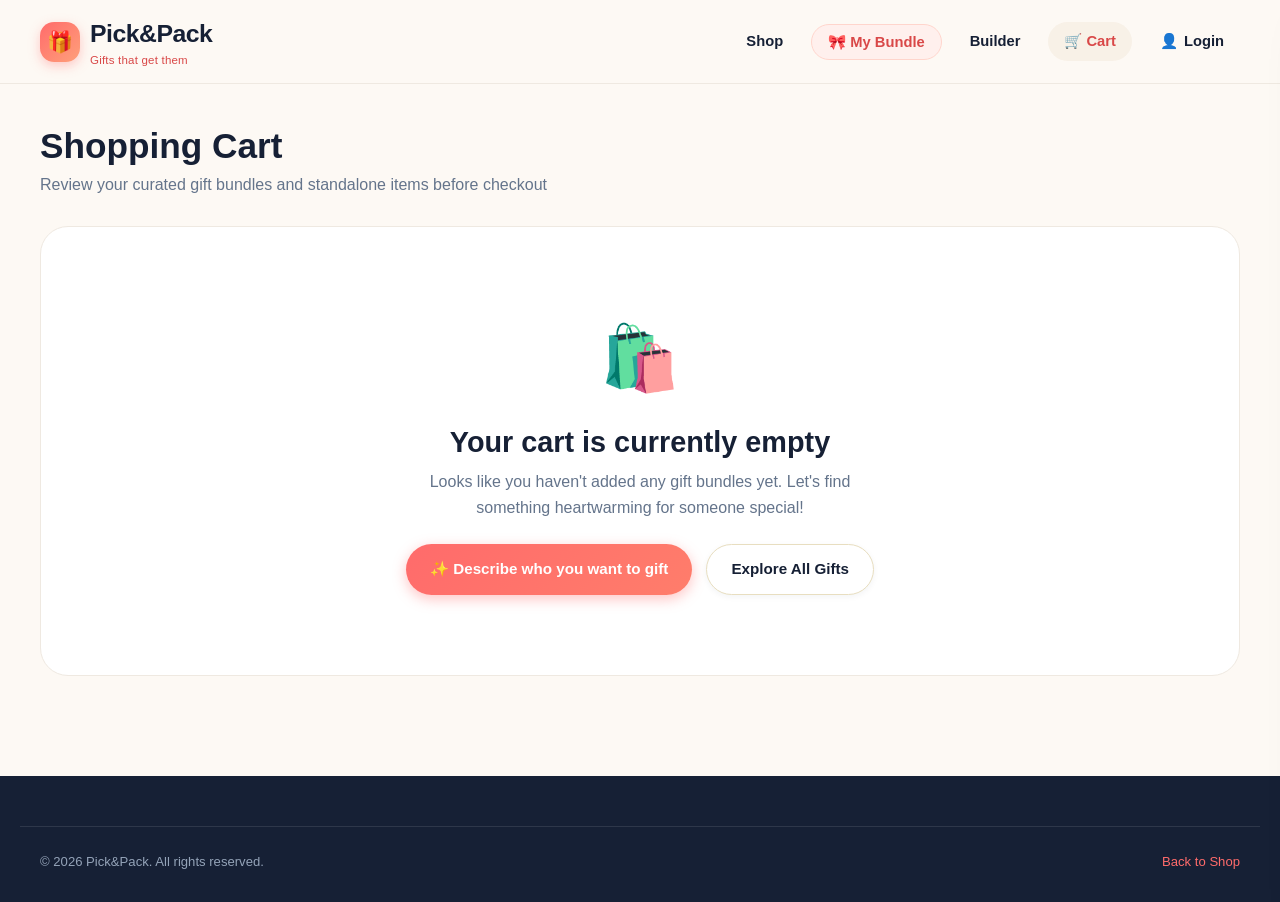
<file: cart.html>
<!DOCTYPE html>
<html lang="en">
<head>
  <meta charset="UTF-8">
  <meta name="viewport" content="width=device-width, initial-scale=1.0">
  <title>Shopping Cart — Pick&Pack | Gifts that get them</title>
  <link rel="stylesheet" href="style.css">
  <link rel="preconnect" href="https://fonts.googleapis.com">
  <link rel="preconnect" href="https://fonts.gstatic.com" crossorigin>
  <link href="https://fonts.googleapis.com/css2?family=Caveat:wght@600;700&family=Outfit:wght@400;500;600;700;800&display=swap" rel="stylesheet">
</head>
<body>

  <!-- ==========================================================================
       NAVIGATION BAR
       ========================================================================== -->
  <nav class="navbar">
    <div class="container navbar-inner">
      <a href="index.html" class="brand-logo">
        <span class="brand-icon">🎁</span>
        <div>
          <span>Pick&Pack</span>
          <span class="brand-tagline">Gifts that get them</span>
        </div>
      </a>

      <button class="mobile-nav-toggle" id="mobile-menu-toggle" aria-label="Toggle Navigation">☰</button>

      <ul class="nav-links" id="nav-links">
        <li><a href="index.html" class="nav-link">Shop</a></li>
        <li>
          <button class="nav-link nav-bundle-btn" id="open-bundle-drawer">
            <span>🎀 My Bundle</span>
            <span class="nav-badge" id="nav-bundle-badge" style="display: none;">0</span>
          </button>
        </li>
        <li><a href="builder.html" class="nav-link">Builder</a></li>
        <li>
          <a href="cart.html" class="nav-link active">
            <span>🛒 Cart</span>
            <span class="nav-badge" id="nav-cart-badge" style="display: none;">0</span>
          </a>
        </li>
        <li id="nav-user-container">
          <a href="login.html" class="nav-link">
            <span>👤</span> Login
          </a>
        </li>
      </ul>
    </div>
  </nav>

  <!-- ==========================================================================
       CART MAIN SECTION
       ========================================================================== -->
  <main class="cart-layout">
    <div class="container">
      
      <div style="display: flex; justify-content: space-between; align-items: baseline; margin-bottom: 28px;">
        <div>
          <h1 style="font-size: 2.2rem; margin-bottom: 4px;">Shopping Cart</h1>
          <p style="color: var(--navy-muted);">Review your curated gift bundles and standalone items before checkout</p>
        </div>
        <button class="btn btn-secondary btn-sm" id="btn-clear-cart" style="color: #EF4444;">
          🗑️ Clear Cart
        </button>
      </div>

      <div class="cart-grid" id="cart-content-grid">
        
        <!-- Left: Cart Items List -->
        <div class="cart-items-column" id="cart-items-container">
          <!-- Rendered via JS -->
        </div>

        <!-- Right: Order Summary Card -->
        <div class="cart-summary-column">
          <div class="builder-card-section" style="position: sticky; top: 90px; border: 2px solid var(--border-light);">
            <h3 style="font-size: 1.25rem; margin-bottom: 18px;">Order Summary</h3>

            <div class="drawer-price-breakdown">
              <div class="price-row">
                <span>Items Subtotal:</span>
                <span id="cart-subtotal">₹0</span>
              </div>
              <div class="price-row price-savings" id="cart-bundle-discount-row">
                <span>Bundle Discounts:</span>
                <span id="cart-bundle-discount">-₹0</span>
              </div>
              <div class="price-row" id="cart-wrapping-row">
                <span>Gift Packaging:</span>
                <span id="cart-wrapping-fee">₹0</span>
              </div>
              <div class="price-row">
                <span>Standard Delivery:</span>
                <span id="cart-shipping-fee">FREE</span>
              </div>
              <div class="price-row price-savings" id="cart-coupon-row" style="display: none;">
                <span id="cart-coupon-label">Coupon Discount:</span>
                <span id="cart-coupon-val">-₹0</span>
              </div>
              <div class="price-row total-row">
                <span>Grand Total:</span>
                <span id="cart-grand-total" style="color: var(--coral-dark);">₹0</span>
              </div>
            </div>

            <!-- Coupon Code Section -->
            <div style="margin: 20px 0 16px; border-top: 1px dashed var(--border); padding-top: 16px;">
              <label style="font-size: 0.8rem; font-weight: 700; color: var(--navy); display: block; margin-bottom: 6px;">
                Have a Promo Code? Try <code style="background: var(--cream-soft); padding: 2px 6px; border-radius: 4px; color: var(--coral-dark);">GIFT100</code>
              </label>
              <div style="display: flex; gap: 8px;">
                <input type="text" id="coupon-input" class="form-input" placeholder="Enter promo code" style="text-transform: uppercase;">
                <button class="btn btn-secondary btn-sm" id="btn-apply-coupon">Apply</button>
              </div>
              <div id="coupon-message" style="font-size: 0.78rem; margin-top: 6px; display: none;"></div>
            </div>

            <a href="checkout.html" class="btn btn-primary btn-full btn-lg" id="btn-proceed-checkout">
              Proceed to Checkout →
            </a>

            <div style="margin-top: 18px; display: flex; flex-direction: column; gap: 8px; font-size: 0.78rem; color: var(--navy-muted);">
              <div>🚚 Free delivery on orders over ₹999</div>
              <div>✨ 100% satisfaction guarantee on gift presentation</div>
              <div>🔒 Safe & encrypted checkout</div>
            </div>
          </div>
        </div>

      </div>

      <!-- Empty Cart State -->
      <div id="cart-empty-state" style="display: none; text-align: center; padding: 80px 20px; background: white; border-radius: var(--radius-xl); border: 1px solid var(--border-light); margin: 20px 0;">
        <div style="font-size: 4rem; margin-bottom: 16px;">🛍️</div>
        <h2 style="font-size: 1.8rem; margin-bottom: 8px; color: var(--navy);">Your cart is currently empty</h2>
        <p style="color: var(--navy-muted); max-width: 480px; margin: 0 auto 24px;">
          Looks like you haven't added any gift bundles yet. Let's find something heartwarming for someone special!
        </p>
        <div style="display: flex; gap: 14px; justify-content: center; flex-wrap: wrap;">
          <a href="index.html" class="btn btn-primary">
            ✨ Describe who you want to gift
          </a>
          <a href="index.html#catalog" class="btn btn-secondary">
            Explore All Gifts
          </a>
        </div>
      </div>

    </div>
  </main>

  <!-- Side Drawer (Shared) -->
  <div class="drawer-overlay" id="drawer-overlay"></div>
  <aside class="bundle-drawer" id="side-bundle-drawer">
    <div class="drawer-header">
      <div class="drawer-title-wrap">
        <h3>🎁 My Gift Bundle</h3>
        <span class="drawer-recipient-tag" id="drawer-recipient-name">For Someone Special</span>
      </div>
      <button class="wizard-close-btn" id="close-bundle-drawer" aria-label="Close drawer">&times;</button>
    </div>
    <div class="drawer-body">
      <div class="tier-discount-banner">
        <div class="tier-title-row">
          <span id="drawer-tier-message">Add 3 items to get 5% off!</span>
          <span id="drawer-tier-rate" class="tag-badge tag-badge-gold">0% Off</span>
        </div>
        <div class="tier-progress-track">
          <div class="tier-progress-fill" id="drawer-tier-fill" style="width: 0%;"></div>
        </div>
      </div>
      <div class="drawer-items-list" id="drawer-items-container"></div>
    </div>
    <div class="drawer-footer">
      <div class="drawer-price-breakdown">
        <div class="price-row"><span>Subtotal:</span><span id="drawer-subtotal">₹0</span></div>
        <div class="price-row price-savings" id="drawer-discount-row" style="display: none;"><span>Discount:</span><span id="drawer-discount">-₹0</span></div>
        <div class="price-row total-row"><span>Total:</span><span id="drawer-final-total">₹0</span></div>
      </div>
      <button class="btn btn-primary btn-full" id="drawer-add-cart-btn">🛒 Add Bundle to Cart</button>
    </div>
  </aside>

  <!-- Footer -->
  <footer class="footer">
    <div class="container footer-bottom">
      <span>&copy; 2026 Pick&Pack. All rights reserved.</span>
      <a href="index.html" style="color: var(--coral);">Back to Shop</a>
    </div>
  </footer>

  <!-- Scripts -->
  <script src="products.js"></script>
  <script src="script.js"></script>
  <script>
    // ========================================================================
    // CART PAGE LOGIC
    // ========================================================================
    let appliedCoupon = null;

    function renderCartPage() {
      const cart = getCart();
      const container = document.getElementById("cart-items-container");
      const grid = document.getElementById("cart-content-grid");
      const emptyState = document.getElementById("cart-empty-state");
      const clearBtn = document.getElementById("btn-clear-cart");

      if (!cart || cart.length === 0) {
        if (grid) grid.style.display = "none";
        if (emptyState) emptyState.style.display = "block";
        if (clearBtn) clearBtn.style.display = "none";
        return;
      }

      if (grid) grid.style.display = "grid";
      if (emptyState) emptyState.style.display = "none";
      if (clearBtn) clearBtn.style.display = "inline-flex";

      let rawSubtotal = 0;
      let totalBundleDiscounts = 0;
      let totalWrappingFees = 0;

      container.innerHTML = cart.map((item, index) => {
        if (item.type === "bundle") {
          const p = item.pricing || {};
          rawSubtotal += (p.itemsSubtotal || 0);
          totalBundleDiscounts += (p.discountAmount || 0);
          totalWrappingFees += (p.wrappingPrice || 0);

          return `
            <div class="cart-bundle-card">
              <div class="cart-bundle-head">
                <div>
                  <div style="display: flex; align-items: center; gap: 8px;">
                    <span class="tag-badge tag-badge-coral">🎁 Gift Bundle</span>
                    <span class="tag-badge tag-badge-mint">${p.discountTier || 0}% Bundle Discount Applied</span>
                  </div>
                  <h3 style="font-size: 1.3rem; margin: 6px 0 2px;">Bundle for ${item.recipient.name}</h3>
                  <p style="font-size: 0.82rem; color: var(--navy-muted);">
                    Occasion: ${item.recipient.occasion} • ${p.totalItemsCount || item.items.length} Gifts Included
                  </p>
                </div>
                <div style="text-align: right;">
                  <div style="font-size: 1.3rem; font-weight: 800; color: var(--coral-dark);">₹${p.finalPrice}</div>
                  <button class="btn btn-secondary btn-sm" style="color: #EF4444; margin-top: 6px;" onclick="removeCartItem(${index})">
                    Remove Bundle
                  </button>
                </div>
              </div>

              <!-- Gift Wrapping and Message info -->
              <div style="background: var(--cream-soft); border-radius: var(--radius-md); padding: 12px 16px; margin-bottom: 16px; font-size: 0.85rem; display: flex; justify-content: space-between; flex-wrap: wrap; gap: 10px;">
                <div>
                  <strong>Packaging:</strong> ${item.wrapping ? item.wrapping.name : 'Standard'} (${item.wrapping && item.wrapping.price ? '+₹' + item.wrapping.price : 'Free'})
                </div>
                <div>
                  <strong>Card Note:</strong> "${item.cardMessage ? item.cardMessage.substring(0, 50) + (item.cardMessage.length > 50 ? '...' : '') : 'No message'}"
                </div>
              </div>

              <!-- Included Items Accordion / List -->
              <div style="display: flex; flex-direction: column; gap: 10px;">
                ${item.items.map(subItem => `
                  <div style="display: flex; align-items: center; justify-content: space-between; font-size: 0.88rem; padding: 6px 0; border-bottom: 1px dashed var(--border-light);">
                    <div style="display: flex; align-items: center; gap: 12px;">
                      <img src="${subItem.image}" alt="${subItem.name}" style="width: 38px; height: 38px; border-radius: var(--radius-sm); object-fit: cover;" onerror="this.src='https://images.unsplash.com/photo-1549465220-1a8b9238cd48?auto=format&fit=crop&w=100&q=80'">
                      <span>${subItem.name} <strong style="color: var(--navy-muted);">× ${subItem.quantity}</strong></span>
                    </div>
                    <span style="font-weight: 700; color: var(--navy);">₹${subItem.price * subItem.quantity}</span>
                  </div>
                `).join("")}
              </div>
            </div>
          `;
        } else {
          // Single standalone item
          const prod = item.product;
          const qty = item.quantity || 1;
          const lineTotal = prod.price * qty;
          rawSubtotal += lineTotal;

          return `
            <div class="cart-single-card">
              <img src="${prod.image}" alt="${prod.name}" style="width: 74px; height: 74px; border-radius: var(--radius-md); object-fit: cover;" onerror="this.src='https://images.unsplash.com/photo-1549465220-1a8b9238cd48?auto=format&fit=crop&w=200&q=80'">
              <div style="flex-grow: 1;">
                <span class="tag-badge">${prod.category}</span>
                <h4 style="font-size: 1.05rem; margin: 4px 0 2px;">${prod.name}</h4>
                <div style="font-size: 0.9rem; color: var(--coral-dark); font-weight: 800;">₹${prod.price}</div>
              </div>
              <div class="qty-stepper">
                <button class="qty-btn" onclick="updateSingleItemQty(${index}, -1)">−</button>
                <span class="qty-display">${qty}</span>
                <button class="qty-btn" onclick="updateSingleItemQty(${index}, 1)">+</button>
              </div>
              <div style="font-weight: 800; font-size: 1.1rem; min-width: 80px; text-align: right;">
                ₹${lineTotal}
              </div>
              <button class="drawer-item-delete" onclick="removeCartItem(${index})" title="Remove item">✕</button>
            </div>
          `;
        }
      }).join("");

      // Calculate final summary
      const shippingFee = (rawSubtotal - totalBundleDiscounts) >= 999 ? 0 : 99;

      let couponDiscount = 0;
      if (appliedCoupon === "GIFT100") {
        couponDiscount = 100;
      } else if (appliedCoupon === "WELCOME10") {
        couponDiscount = Math.round((rawSubtotal - totalBundleDiscounts) * 0.10);
      }

      const grandTotal = Math.max(0, rawSubtotal - totalBundleDiscounts + totalWrappingFees + shippingFee - couponDiscount);

      // Update UI elements
      document.getElementById("cart-subtotal").textContent = `₹${rawSubtotal.toLocaleString('en-IN')}`;
      
      const bDiscRow = document.getElementById("cart-bundle-discount-row");
      const bDiscVal = document.getElementById("cart-bundle-discount");
      if (totalBundleDiscounts > 0) {
        bDiscRow.style.display = "flex";
        bDiscVal.textContent = `-₹${totalBundleDiscounts.toLocaleString('en-IN')}`;
      } else {
        bDiscRow.style.display = "none";
      }

      const wrapRow = document.getElementById("cart-wrapping-row");
      const wrapVal = document.getElementById("cart-wrapping-fee");
      if (totalWrappingFees > 0) {
        wrapRow.style.display = "flex";
        wrapVal.textContent = `+₹${totalWrappingFees.toLocaleString('en-IN')}`;
      } else {
        wrapRow.style.display = "none";
      }

      document.getElementById("cart-shipping-fee").textContent = shippingFee === 0 ? "FREE" : `₹${shippingFee}`;

      const couponRow = document.getElementById("cart-coupon-row");
      const couponVal = document.getElementById("cart-coupon-val");
      const couponLabel = document.getElementById("cart-coupon-label");
      if (couponDiscount > 0) {
        couponRow.style.display = "flex";
        couponLabel.textContent = `Promo Code (${appliedCoupon}):`;
        couponVal.textContent = `-₹${couponDiscount.toLocaleString('en-IN')}`;
      } else {
        couponRow.style.display = "none";
      }

      document.getElementById("cart-grand-total").textContent = `₹${grandTotal.toLocaleString('en-IN')}`;
    }

    function removeCartItem(index) {
      const cart = getCart();
      cart.splice(index, 1);
      saveCart(cart);
      renderCartPage();
      showToast("Item removed from cart", "info");
    }

    function updateSingleItemQty(index, change) {
      const cart = getCart();
      if (!cart[index] || cart[index].type !== "single") return;

      const newQty = (cart[index].quantity || 1) + change;
      if (newQty <= 0) {
        removeCartItem(index);
      } else {
        cart[index].quantity = newQty;
        saveCart(cart);
        renderCartPage();
      }
    }

    document.addEventListener("DOMContentLoaded", () => {
      renderCartPage();

      // Clear Cart
      const clearBtn = document.getElementById("btn-clear-cart");
      if (clearBtn) {
        clearBtn.addEventListener("click", () => {
          if (confirm("Are you sure you want to clear your entire cart?")) {
            saveCart([]);
            renderCartPage();
            showToast("Cart cleared", "info");
          }
        });
      }

      // Promo Code Apply
      const btnApplyCoupon = document.getElementById("btn-apply-coupon");
      const couponInput = document.getElementById("coupon-input");
      const couponMsg = document.getElementById("coupon-message");

      if (btnApplyCoupon && couponInput && couponMsg) {
        btnApplyCoupon.addEventListener("click", () => {
          const code = couponInput.value.trim().toUpperCase();
          if (code === "GIFT100") {
            appliedCoupon = "GIFT100";
            couponMsg.style.display = "block";
            couponMsg.style.color = "var(--mint)";
            couponMsg.textContent = "🎉 Code GIFT100 applied: ₹100 instant discount!";
            renderCartPage();
          } else if (code === "WELCOME10") {
            appliedCoupon = "WELCOME10";
            couponMsg.style.display = "block";
            couponMsg.style.color = "var(--mint)";
            couponMsg.textContent = "🎉 Code WELCOME10 applied: 10% instant discount!";
            renderCartPage();
          } else {
            couponMsg.style.display = "block";
            couponMsg.style.color = "#EF4444";
            couponMsg.textContent = "Invalid code. Please try GIFT100 or WELCOME10.";
          }
        });
      }
    });
  </script>
</body>
</html>
</file>
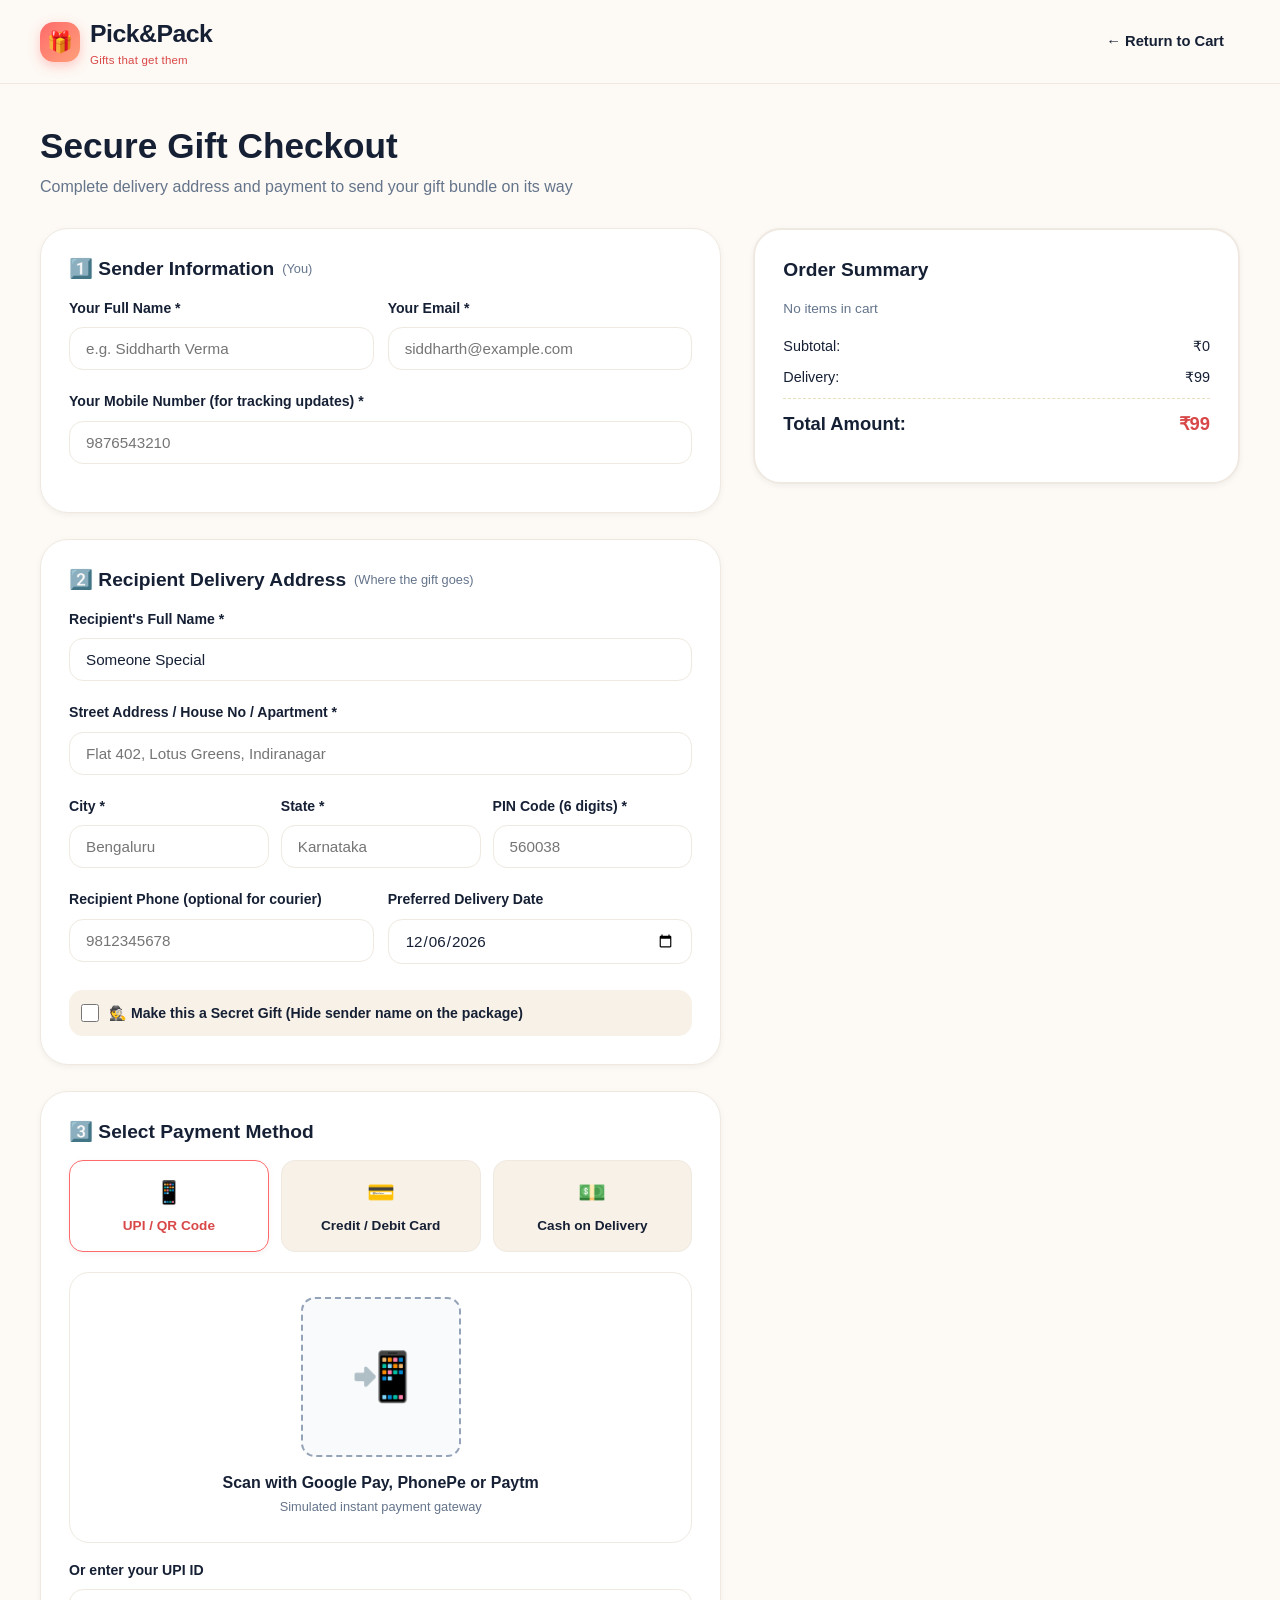
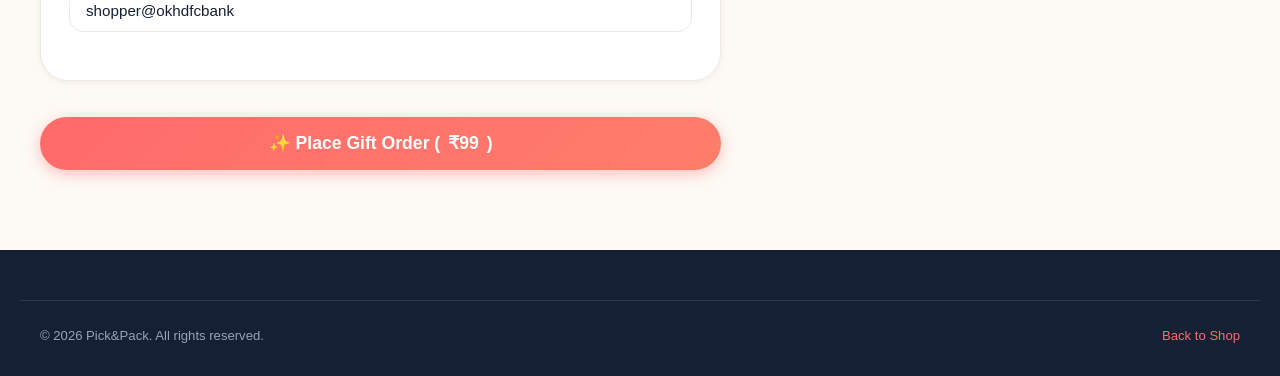
<file: checkout.html>
<!DOCTYPE html>
<html lang="en">
<head>
  <meta charset="UTF-8">
  <meta name="viewport" content="width=device-width, initial-scale=1.0">
  <title>Checkout — Pick&Pack | Gifts that get them</title>
  <link rel="stylesheet" href="style.css">
  <link rel="preconnect" href="https://fonts.googleapis.com">
  <link rel="preconnect" href="https://fonts.gstatic.com" crossorigin>
  <link href="https://fonts.googleapis.com/css2?family=Caveat:wght@600;700&family=Outfit:wght@400;500;600;700;800&display=swap" rel="stylesheet">
</head>
<body>

  <!-- ==========================================================================
       NAVIGATION BAR
       ========================================================================== -->
  <nav class="navbar">
    <div class="container navbar-inner">
      <a href="index.html" class="brand-logo">
        <span class="brand-icon">🎁</span>
        <div>
          <span>Pick&Pack</span>
          <span class="brand-tagline">Gifts that get them</span>
        </div>
      </a>

      <ul class="nav-links">
        <li><a href="cart.html" class="nav-link">← Return to Cart</a></li>
      </ul>
    </div>
  </nav>

  <!-- ==========================================================================
       CHECKOUT MAIN SECTION
       ========================================================================== -->
  <main class="checkout-layout">
    <div class="container">
      
      <!-- Checkout Form View -->
      <div id="checkout-form-view">
        <div style="margin-bottom: 28px;">
          <h1 style="font-size: 2.2rem; margin-bottom: 6px;">Secure Gift Checkout</h1>
          <p style="color: var(--navy-muted);">Complete delivery address and payment to send your gift bundle on its way</p>
        </div>

        <div class="checkout-grid">
          
          <!-- Left: Multi-Section Forms -->
          <form id="checkout-form" class="checkout-form-column" onsubmit="return false;">
            
            <!-- Section 1: Sender Information -->
            <div class="builder-card-section">
              <h3 style="font-size: 1.2rem; margin-bottom: 16px; display: flex; align-items: center; gap: 8px;">
                <span>1️⃣ Sender Information</span>
                <span style="font-size: 0.8rem; font-weight: 500; color: var(--navy-muted);">(You)</span>
              </h3>

              <div style="display: grid; grid-template-columns: 1fr 1fr; gap: 14px;">
                <div class="form-group">
                  <label class="form-label" for="sender-name">Your Full Name *</label>
                  <input type="text" id="sender-name" class="form-input" placeholder="e.g. Siddharth Verma" required>
                </div>
                <div class="form-group">
                  <label class="form-label" for="sender-email">Your Email *</label>
                  <input type="email" id="sender-email" class="form-input" placeholder="siddharth@example.com" required>
                </div>
              </div>

              <div class="form-group">
                <label class="form-label" for="sender-phone">Your Mobile Number (for tracking updates) *</label>
                <input type="tel" id="sender-phone" class="form-input" placeholder="9876543210" pattern="[0-9]{10}" maxlength="10" required>
              </div>
            </div>

            <!-- Section 2: Recipient Delivery Address -->
            <div class="builder-card-section">
              <h3 style="font-size: 1.2rem; margin-bottom: 16px; display: flex; align-items: center; gap: 8px;">
                <span>2️⃣ Recipient Delivery Address</span>
                <span style="font-size: 0.8rem; font-weight: 500; color: var(--navy-muted);">(Where the gift goes)</span>
              </h3>

              <div class="form-group">
                <label class="form-label" for="rec-full-name">Recipient's Full Name *</label>
                <input type="text" id="rec-full-name" class="form-input" placeholder="e.g. Ananya Roy" required>
              </div>

              <div class="form-group">
                <label class="form-label" for="rec-address">Street Address / House No / Apartment *</label>
                <input type="text" id="rec-address" class="form-input" placeholder="Flat 402, Lotus Greens, Indiranagar" required>
              </div>

              <div style="display: grid; grid-template-columns: 1fr 1fr 1fr; gap: 12px;">
                <div class="form-group">
                  <label class="form-label" for="rec-city">City *</label>
                  <input type="text" id="rec-city" class="form-input" placeholder="Bengaluru" required>
                </div>
                <div class="form-group">
                  <label class="form-label" for="rec-state">State *</label>
                  <input type="text" id="rec-state" class="form-input" placeholder="Karnataka" required>
                </div>
                <div class="form-group">
                  <label class="form-label" for="rec-pincode">PIN Code (6 digits) *</label>
                  <input type="text" id="rec-pincode" class="form-input" placeholder="560038" maxlength="6" pattern="[0-9]{6}" required>
                </div>
              </div>

              <div style="display: grid; grid-template-columns: 1fr 1fr; gap: 14px;">
                <div class="form-group">
                  <label class="form-label" for="rec-phone">Recipient Phone (optional for courier)</label>
                  <input type="tel" id="rec-phone" class="form-input" placeholder="9812345678" maxlength="10">
                </div>
                <div class="form-group">
                  <label class="form-label" for="delivery-date">Preferred Delivery Date</label>
                  <input type="date" id="delivery-date" class="form-input">
                </div>
              </div>

              <div style="display: flex; align-items: center; gap: 10px; margin-top: 6px; padding: 12px; background: var(--cream-soft); border-radius: var(--radius-md);">
                <input type="checkbox" id="secret-santa-toggle" style="width: 18px; height: 18px; accent-color: var(--coral);">
                <label for="secret-santa-toggle" style="font-size: 0.88rem; font-weight: 600; cursor: pointer;">
                  🕵️ Make this a Secret Gift (Hide sender name on the package)
                </label>
              </div>
            </div>

            <!-- Section 3: Payment Options -->
            <div class="builder-card-section">
              <h3 style="font-size: 1.2rem; margin-bottom: 16px;">3️⃣ Select Payment Method</h3>
              
              <div class="payment-method-selector">
                <div class="payment-tab active" data-method="upi">
                  <div style="font-size: 1.4rem; margin-bottom: 4px;">📱</div>
                  UPI / QR Code
                </div>
                <div class="payment-tab" data-method="card">
                  <div style="font-size: 1.4rem; margin-bottom: 4px;">💳</div>
                  Credit / Debit Card
                </div>
                <div class="payment-tab" data-method="cod">
                  <div style="font-size: 1.4rem; margin-bottom: 4px;">💵</div>
                  Cash on Delivery
                </div>
              </div>

              <!-- UPI Method Details -->
              <div id="payment-upi-section">
                <div class="upi-qr-box">
                  <div class="qr-placeholder">📲</div>
                  <h4 style="font-size: 1rem; margin-bottom: 4px;">Scan with Google Pay, PhonePe or Paytm</h4>
                  <p style="font-size: 0.8rem; color: var(--navy-muted);">Simulated instant payment gateway</p>
                </div>
                <div class="form-group">
                  <label class="form-label" for="upi-vpa">Or enter your UPI ID</label>
                  <input type="text" id="upi-vpa" class="form-input" placeholder="yourname@okhdfcbank" value="shopper@okhdfcbank">
                </div>
              </div>

              <!-- Card Method Details -->
              <div id="payment-card-section" style="display: none;">
                <!-- Card Mockup -->
                <div class="card-preview-mockup">
                  <div class="card-chip"></div>
                  <div class="card-num-preview" id="card-mock-num">•••• •••• •••• 4242</div>
                  <div class="card-holder-exp">
                    <div>
                      <span style="font-size: 0.65rem; opacity: 0.7; display: block;">CARDHOLDER</span>
                      <strong id="card-mock-name">YOUR NAME</strong>
                    </div>
                    <div>
                      <span style="font-size: 0.65rem; opacity: 0.7; display: block;">EXPIRES</span>
                      <strong id="card-mock-exp">12/28</strong>
                    </div>
                  </div>
                </div>

                <div class="form-group">
                  <label class="form-label">Card Number</label>
                  <input type="text" id="card-input-number" class="form-input" placeholder="4242 4242 4242 4242" maxlength="19" value="4242 4242 4242 4242">
                </div>
                <div style="display: grid; grid-template-columns: 1fr 1fr; gap: 12px;">
                  <div class="form-group">
                    <label class="form-label">Expiry (MM/YY)</label>
                    <input type="text" id="card-input-exp" class="form-input" placeholder="12/28" maxlength="5" value="12/28">
                  </div>
                  <div class="form-group">
                    <label class="form-label">CVV (3 digits)</label>
                    <input type="password" id="card-input-cvv" class="form-input" placeholder="•••" maxlength="3" value="123">
                  </div>
                </div>
              </div>

              <!-- COD Details -->
              <div id="payment-cod-section" style="display: none;">
                <div style="background: var(--cream-soft); border-radius: var(--radius-md); padding: 18px; border: 1px solid var(--border-light); text-align: center;">
                  <div style="font-size: 2rem; margin-bottom: 6px;">💵</div>
                  <h4 style="margin-bottom: 4px;">Cash on Delivery</h4>
                  <p style="font-size: 0.85rem; color: var(--navy-muted);">Pay directly to the delivery partner when the gift bundle arrives.</p>
                </div>
              </div>

            </div>

            <!-- Submit Button -->
            <button class="btn btn-primary btn-full btn-lg" id="btn-place-order" style="margin-top: 10px;">
              ✨ Place Gift Order (<span id="btn-total-text">₹0</span>)
            </button>
          </form>

          <!-- Right: Mini Order Review Sidebar -->
          <div class="checkout-review-column">
            <div class="builder-card-section" style="position: sticky; top: 90px; border: 2px solid var(--border-light);">
              <h3 style="font-size: 1.2rem; margin-bottom: 16px;">Order Summary</h3>
              <div id="checkout-items-summary" style="display: flex; flex-direction: column; gap: 10px; margin-bottom: 16px; max-height: 280px; overflow-y: auto;">
                <!-- Rendered dynamically -->
              </div>
              <div class="drawer-price-breakdown">
                <div class="price-row">
                  <span>Subtotal:</span>
                  <span id="chk-subtotal">₹0</span>
                </div>
                <div class="price-row price-savings" id="chk-discounts-row">
                  <span>Discounts Applied:</span>
                  <span id="chk-discounts">-₹0</span>
                </div>
                <div class="price-row">
                  <span>Delivery:</span>
                  <span id="chk-delivery">FREE</span>
                </div>
                <div class="price-row total-row">
                  <span>Total Amount:</span>
                  <span id="chk-grand-total" style="color: var(--coral-dark);">₹0</span>
                </div>
              </div>
            </div>
          </div>

        </div>
      </div>

      <!-- Order Confirmation Celebration View (Shown after order placement) -->
      <div id="order-success-view" style="display: none;">
        <div class="order-success-card">
          <div class="success-icon-badge">✨</div>
          <span class="tag-badge tag-badge-mint" style="margin-bottom: 12px; font-size: 0.85rem;">Order Successfully Placed</span>
          <h2 style="font-size: 2.2rem; color: var(--navy); margin-bottom: 6px;">
            Gift is on the way to <span id="success-rec-name" style="color: var(--coral);">Ananya</span>! 🎁
          </h2>
          <p style="color: var(--navy-muted); font-size: 1.05rem; margin-bottom: 24px;">
            We've received your order and our gifting specialists are hand-packaging it with care.
          </p>

          <!-- Order ID & Date -->
          <div style="background: var(--cream-soft); border-radius: var(--radius-md); padding: 16px; display: inline-flex; gap: 24px; margin-bottom: 30px; border: 1px solid var(--border-light);">
            <div>
              <span style="font-size: 0.75rem; color: var(--navy-muted); text-transform: uppercase; display: block;">ORDER ID</span>
              <strong style="font-family: monospace; font-size: 1.15rem; color: var(--navy);" id="success-order-id">PNP-2026-8942</strong>
            </div>
            <div style="border-left: 1px solid var(--border); padding-left: 24px;">
              <span style="font-size: 0.75rem; color: var(--navy-muted); text-transform: uppercase; display: block;">ESTIMATED DELIVERY</span>
              <strong style="font-size: 1.1rem; color: var(--mint);" id="success-est-delivery">2 - 3 Days</strong>
            </div>
          </div>

          <!-- Order Journey Timeline -->
          <div class="order-timeline">
            <div class="timeline-step">
              <div class="timeline-dot">✓</div>
              <div class="timeline-label">Order Placed</div>
            </div>
            <div class="timeline-step">
              <div class="timeline-dot">🎀</div>
              <div class="timeline-label">Gift Packing</div>
            </div>
            <div class="timeline-step">
              <div class="timeline-dot">🚚</div>
              <div class="timeline-label">In Transit</div>
            </div>
            <div class="timeline-step">
              <div class="timeline-dot">🎉</div>
              <div class="timeline-label">Delivered</div>
            </div>
          </div>

          <!-- Delivery Details Preview -->
          <div style="text-align: left; background: #FFFDF9; border: 1px solid var(--border-light); border-radius: var(--radius-lg); padding: 20px; margin-bottom: 28px;">
            <h4 style="font-size: 0.95rem; margin-bottom: 10px; color: var(--navy);">Delivery Details:</h4>
            <div id="success-shipping-info" style="font-size: 0.88rem; color: var(--navy-muted); line-height: 1.5;">
              <!-- Dynamic -->
            </div>
          </div>

          <!-- Action Buttons -->
          <div style="display: flex; gap: 14px; justify-content: center; flex-wrap: wrap;">
            <button class="btn btn-secondary" onclick="window.print()">
              🖨️ Print / Save Receipt
            </button>
            <a href="index.html" class="btn btn-primary">
              🎁 Build Another Gift Bundle
            </a>
          </div>
        </div>
      </div>

    </div>
  </main>

  <!-- Footer -->
  <footer class="footer">
    <div class="container footer-bottom">
      <span>&copy; 2026 Pick&Pack. All rights reserved.</span>
      <a href="index.html" style="color: var(--coral);">Back to Shop</a>
    </div>
  </footer>

  <!-- Scripts -->
  <script src="products.js"></script>
  <script src="script.js"></script>
  <script>
    // ========================================================================
    // CHECKOUT PAGE LOGIC & FORM VALIDATION
    // ========================================================================
    document.addEventListener("DOMContentLoaded", () => {
      const cart = getCart();

      // If cart is completely empty and no current active bundle, redirect or notify
      const activeBundle = getBundle();
      const pricing = calculateBundlePricing(activeBundle);

      // Pre-fill recipient name if active bundle has one
      if (activeBundle && activeBundle.recipient && activeBundle.recipient.name) {
        const recField = document.getElementById("rec-full-name");
        if (recField && !recField.value) {
          recField.value = activeBundle.recipient.name;
        }
      }

      // Pre-fill sender if user is logged in
      const user = getUser();
      if (user) {
        if (document.getElementById("sender-name")) document.getElementById("sender-name").value = user.name;
        if (document.getElementById("sender-email")) document.getElementById("sender-email").value = user.email;
      }

      // Pre-fill delivery date with tomorrow's date
      const tomorrow = new Date();
      tomorrow.setDate(tomorrow.getDate() + 2);
      const deliveryInput = document.getElementById("delivery-date");
      if (deliveryInput) {
        const yyyy = tomorrow.getFullYear();
        const mm = String(tomorrow.getMonth() + 1).padStart(2, "0");
        const dd = String(tomorrow.getDate()).padStart(2, "0");
        deliveryInput.min = `${yyyy}-${mm}-${dd}`;
        deliveryInput.value = `${yyyy}-${mm}-${dd}`;
      }

      // Render checkout summary
      let rawSubtotal = 0;
      let totalDiscounts = 0;
      let totalWrapping = 0;

      const summaryList = document.getElementById("checkout-items-summary");
      
      // If items in cart:
      if (cart.length > 0) {
        summaryList.innerHTML = cart.map(item => {
          if (item.type === "bundle") {
            const p = item.pricing || {};
            rawSubtotal += (p.itemsSubtotal || 0);
            totalDiscounts += (p.discountAmount || 0);
            totalWrapping += (p.wrappingPrice || 0);
            return `
              <div style="font-size: 0.85rem; padding: 6px 0; border-bottom: 1px solid var(--border-light); display: flex; justify-content: space-between;">
                <div>
                  <strong>🎁 Bundle for ${item.recipient.name}</strong>
                  <div style="font-size: 0.75rem; color: var(--navy-muted);">${item.items.length} gifts • ${item.wrapping ? item.wrapping.name : 'Standard'}</div>
                </div>
                <strong>₹${p.finalPrice}</strong>
              </div>
            `;
          } else {
            const p = item.product;
            const line = p.price * (item.quantity || 1);
            rawSubtotal += line;
            return `
              <div style="font-size: 0.85rem; padding: 6px 0; border-bottom: 1px solid var(--border-light); display: flex; justify-content: space-between;">
                <div>
                  <strong>${p.name}</strong> × ${item.quantity}
                </div>
                <strong>₹${line}</strong>
              </div>
            `;
          }
        }).join("");
      } else if (pricing.totalItemsCount > 0) {
        // Fallback: active bundle items
        rawSubtotal = pricing.itemsSubtotal;
        totalDiscounts = pricing.discountAmount;
        totalWrapping = pricing.wrappingPrice;
        summaryList.innerHTML = `
          <div style="font-size: 0.85rem; padding: 6px 0; border-bottom: 1px solid var(--border-light); display: flex; justify-content: space-between;">
            <div>
              <strong>🎁 Active Bundle for ${activeBundle.recipient.name}</strong>
              <div style="font-size: 0.75rem; color: var(--navy-muted);">${pricing.totalItemsCount} gifts</div>
            </div>
            <strong>₹${pricing.finalPrice}</strong>
          </div>
        `;
      } else {
        summaryList.innerHTML = `<p style="font-size: 0.85rem; color: var(--navy-muted);">No items in cart</p>`;
      }

      const shipping = (rawSubtotal - totalDiscounts) >= 999 ? 0 : 99;
      const finalAmount = Math.max(0, rawSubtotal - totalDiscounts + totalWrapping + shipping);

      document.getElementById("chk-subtotal").textContent = `₹${rawSubtotal.toLocaleString('en-IN')}`;
      if (totalDiscounts > 0) {
        document.getElementById("chk-discounts-row").style.display = "flex";
        document.getElementById("chk-discounts").textContent = `-₹${totalDiscounts.toLocaleString('en-IN')}`;
      } else {
        document.getElementById("chk-discounts-row").style.display = "none";
      }
      document.getElementById("chk-delivery").textContent = shipping === 0 ? "FREE" : `₹${shipping}`;
      document.getElementById("chk-grand-total").textContent = `₹${finalAmount.toLocaleString('en-IN')}`;
      document.getElementById("btn-total-text").textContent = `₹${finalAmount.toLocaleString('en-IN')}`;

      // Payment tab toggling
      let selectedPaymentMethod = "upi";
      const paymentTabs = document.querySelectorAll(".payment-tab");
      paymentTabs.forEach(tab => {
        tab.addEventListener("click", () => {
          paymentTabs.forEach(t => t.classList.remove("active"));
          tab.classList.add("active");
          selectedPaymentMethod = tab.getAttribute("data-method");

          document.getElementById("payment-upi-section").style.display = selectedPaymentMethod === "upi" ? "block" : "none";
          document.getElementById("payment-card-section").style.display = selectedPaymentMethod === "card" ? "block" : "none";
          document.getElementById("payment-cod-section").style.display = selectedPaymentMethod === "cod" ? "block" : "none";
        });
      });

      // Card live mockup sync
      const cardNumInput = document.getElementById("card-input-number");
      const cardExpInput = document.getElementById("card-input-exp");
      const senderNameInput = document.getElementById("sender-name");

      if (cardNumInput) {
        cardNumInput.addEventListener("input", (e) => {
          document.getElementById("card-mock-num").textContent = e.target.value || "•••• •••• •••• 4242";
        });
      }
      if (cardExpInput) {
        cardExpInput.addEventListener("input", (e) => {
          document.getElementById("card-mock-exp").textContent = e.target.value || "12/28";
        });
      }
      if (senderNameInput) {
        senderNameInput.addEventListener("input", (e) => {
          document.getElementById("card-mock-name").textContent = e.target.value.toUpperCase() || "YOUR NAME";
        });
      }

      // Order Placement Logic
      const placeOrderBtn = document.getElementById("btn-place-order");
      if (placeOrderBtn) {
        placeOrderBtn.addEventListener("click", () => {
          // Form validations
          const sName = document.getElementById("sender-name").value.trim();
          const sEmail = document.getElementById("sender-email").value.trim();
          const sPhone = document.getElementById("sender-phone").value.trim();
          const rName = document.getElementById("rec-full-name").value.trim();
          const rAddr = document.getElementById("rec-address").value.trim();
          const rCity = document.getElementById("rec-city").value.trim();
          const rState = document.getElementById("rec-state").value.trim();
          const rPin = document.getElementById("rec-pincode").value.trim();

          if (!sName || !sEmail || !sPhone) {
            showToast("Please fill in all sender details", "warning");
            return;
          }
          if (sPhone.length !== 10 || isNaN(sPhone)) {
            showToast("Please enter a valid 10-digit mobile number", "warning");
            return;
          }
          if (!rName || !rAddr || !rCity || !rState || !rPin) {
            showToast("Please fill in all recipient delivery fields", "warning");
            return;
          }
          if (rPin.length !== 6 || isNaN(rPin)) {
            showToast("Please enter a valid 6-digit PIN code", "warning");
            return;
          }

          // Build order object
          const orderId = "PNP-" + Math.floor(1000 + Math.random() * 9000);
          const order = {
            id: orderId,
            createdAt: new Date().toISOString(),
            sender: { name: sName, email: sEmail, phone: sPhone },
            recipient: {
              name: rName,
              address: rAddr,
              city: rCity,
              state: rState,
              pincode: rPin,
              phone: document.getElementById("rec-phone").value.trim(),
              deliveryDate: document.getElementById("delivery-date").value,
              secretSanta: document.getElementById("secret-santa-toggle").checked
            },
            paymentMethod: selectedPaymentMethod,
            items: cart.length > 0 ? [...cart] : [{ type: "bundle", ...activeBundle, pricing }],
            pricing: {
              subtotal: rawSubtotal,
              discount: totalDiscounts,
              shipping,
              grandTotal: finalAmount
            },
            status: "Processing"
          };

          // Save order to history
          saveOrder(order);

          // Clear cart and active bundle
          saveCart([]);
          const freshBundle = getDefaultBundle();
          freshBundle.recipient = { ...order.recipient, budget: 2000 };
          saveBundle(freshBundle);

          // Trigger Confetti
          triggerConfetti();

          // Switch to Success View
          document.getElementById("checkout-form-view").style.display = "none";
          const successView = document.getElementById("order-success-view");
          successView.style.display = "block";

          document.getElementById("success-rec-name").textContent = order.recipient.name;
          document.getElementById("success-order-id").textContent = order.id;
          document.getElementById("success-shipping-info").innerHTML = `
            <strong>Deliver to:</strong> ${order.recipient.name} ${order.recipient.secretSanta ? '<em>(Secret Gift)</em>' : ''}<br>
            ${order.recipient.address}, ${order.recipient.city}, ${order.recipient.state} - ${order.recipient.pincode}<br>
            <strong>Payment:</strong> ${order.paymentMethod.toUpperCase()} (Total: ₹${order.pricing.grandTotal.toLocaleString('en-IN')})<br>
            <strong>Tracking updates sent to:</strong> ${order.sender.email} (${order.sender.phone})
          `;

          window.scrollTo({ top: 0, behavior: "smooth" });
        });
      }
    });
  </script>
</body>
</html>
</file>
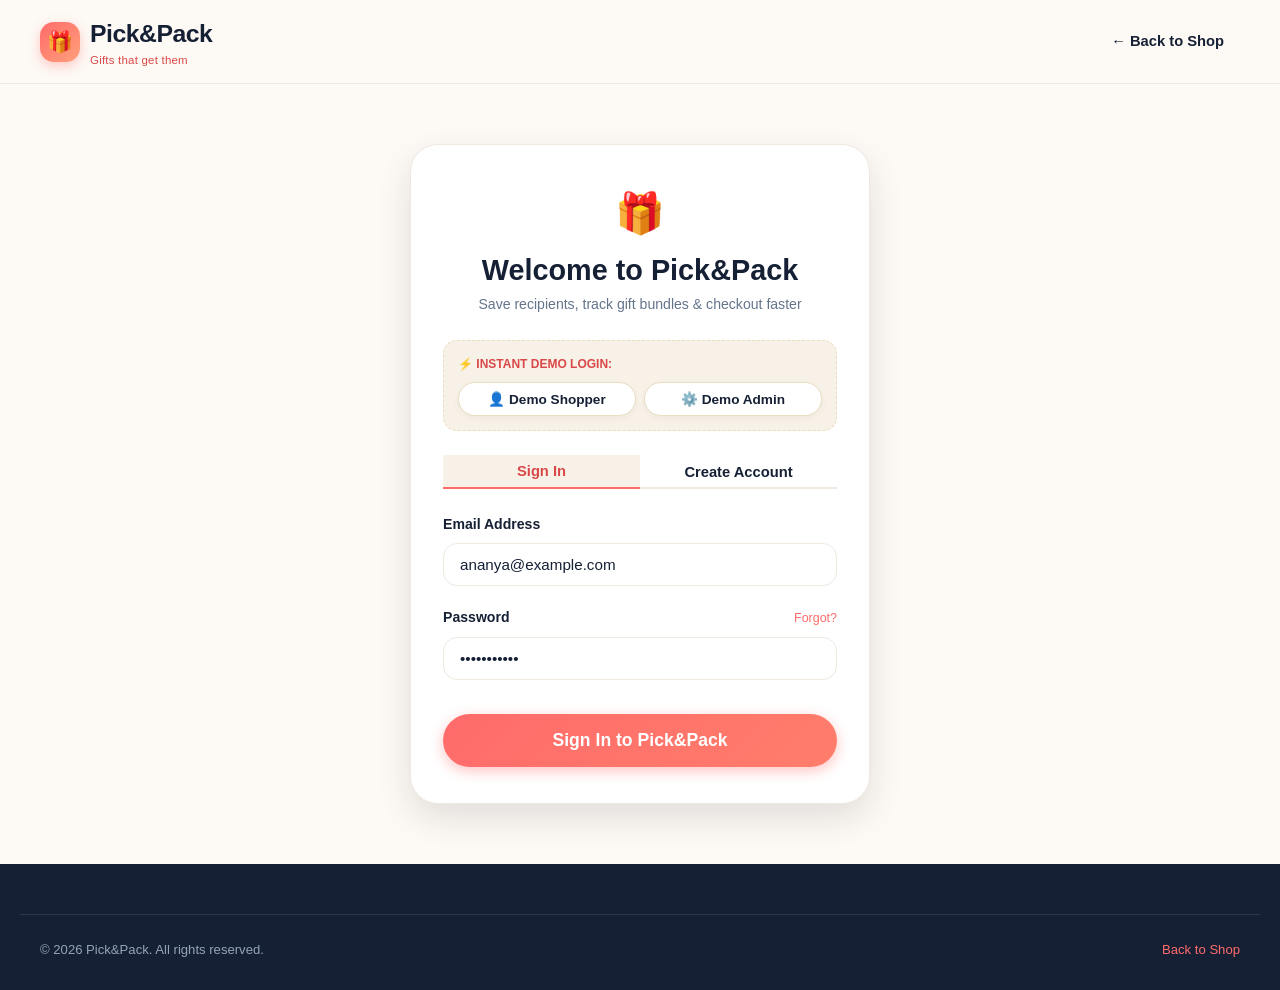
<file: login.html>
<!DOCTYPE html>
<html lang="en">
<head>
  <meta charset="UTF-8">
  <meta name="viewport" content="width=device-width, initial-scale=1.0">
  <title>Account Login — Pick&Pack | Gifts that get them</title>
  <link rel="stylesheet" href="style.css">
  <link rel="preconnect" href="https://fonts.googleapis.com">
  <link rel="preconnect" href="https://fonts.gstatic.com" crossorigin>
  <link href="https://fonts.googleapis.com/css2?family=Caveat:wght@600;700&family=Outfit:wght@400;500;600;700;800&display=swap" rel="stylesheet">
</head>
<body>

  <!-- ==========================================================================
       NAVIGATION BAR
       ========================================================================== -->
  <nav class="navbar">
    <div class="container navbar-inner">
      <a href="index.html" class="brand-logo">
        <span class="brand-icon">🎁</span>
        <div>
          <span>Pick&Pack</span>
          <span class="brand-tagline">Gifts that get them</span>
        </div>
      </a>

      <ul class="nav-links">
        <li><a href="index.html" class="nav-link">← Back to Shop</a></li>
      </ul>
    </div>
  </nav>

  <!-- ==========================================================================
       LOGIN & SIGNUP MAIN CONTAINER
       ========================================================================== -->
  <main style="padding: 60px 20px; display: flex; align-items: center; justify-content: center; flex-grow: 1;">
    <div style="background: white; width: 100%; max-width: 460px; border-radius: var(--radius-xl); box-shadow: var(--shadow-lg); border: 1px solid var(--border-light); padding: 36px 32px;">
      
      <!-- Logo & Heading -->
      <div style="text-align: center; margin-bottom: 24px;">
        <span style="font-size: 2.5rem; display: inline-block; margin-bottom: 8px;">🎁</span>
        <h2 style="font-size: 1.8rem; color: var(--navy); margin-bottom: 4px;">Welcome to Pick&Pack</h2>
        <p style="font-size: 0.88rem; color: var(--navy-muted);">Save recipients, track gift bundles & checkout faster</p>
      </div>

      <!-- Quick Demo Login Bar -->
      <div style="background: var(--cream-soft); border-radius: var(--radius-md); padding: 14px; margin-bottom: 24px; border: 1px dashed var(--border);">
        <span style="font-size: 0.75rem; font-weight: 700; text-transform: uppercase; color: var(--coral-dark); display: block; margin-bottom: 8px;">
          ⚡ Instant Demo Login:
        </span>
        <div style="display: flex; gap: 8px;">
          <button class="btn btn-secondary btn-sm" id="btn-demo-shopper" style="flex: 1;">
            👤 Demo Shopper
          </button>
          <button class="btn btn-secondary btn-sm" id="btn-demo-admin" style="flex: 1;">
            ⚙️ Demo Admin
          </button>
        </div>
      </div>

      <!-- Tab Switcher -->
      <div style="display: flex; border-bottom: 2px solid var(--border-light); margin-bottom: 24px;">
        <button id="tab-login" class="nav-link active" style="flex: 1; text-align: center; justify-content: center; border-radius: 0; border-bottom: 2px solid var(--coral); margin-bottom: -2px;">
          Sign In
        </button>
        <button id="tab-signup" class="nav-link" style="flex: 1; text-align: center; justify-content: center; border-radius: 0; margin-bottom: -2px;">
          Create Account
        </button>
      </div>

      <!-- Sign In Form -->
      <form id="form-login" onsubmit="return false;">
        <div class="form-group">
          <label class="form-label" for="login-email">Email Address</label>
          <input type="email" id="login-email" class="form-input" placeholder="you@example.com" value="ananya@example.com" required>
        </div>
        <div class="form-group">
          <div style="display: flex; justify-content: space-between; align-items: baseline;">
            <label class="form-label" for="login-password">Password</label>
            <span style="font-size: 0.78rem; color: var(--coral); cursor: pointer;" onclick="showToast('Use demo password: password123', 'info')">Forgot?</span>
          </div>
          <input type="password" id="login-password" class="form-input" placeholder="••••••••" value="password123" required>
        </div>

        <button type="submit" class="btn btn-primary btn-full btn-lg" id="btn-submit-login" style="margin-top: 14px;">
          Sign In to Pick&Pack
        </button>
      </form>

      <!-- Sign Up Form (hidden initially) -->
      <form id="form-signup" style="display: none;" onsubmit="return false;">
        <div class="form-group">
          <label class="form-label" for="signup-name">Full Name</label>
          <input type="text" id="signup-name" class="form-input" placeholder="e.g. Maya Sharma" required>
        </div>
        <div class="form-group">
          <label class="form-label" for="signup-email">Email Address</label>
          <input type="email" id="signup-email" class="form-input" placeholder="maya@example.com" required>
        </div>
        <div class="form-group">
          <label class="form-label" for="signup-password">Create Password</label>
          <input type="password" id="signup-password" class="form-input" placeholder="At least 6 characters" required>
        </div>

        <button type="submit" class="btn btn-primary btn-full btn-lg" id="btn-submit-signup" style="margin-top: 14px;">
          Create Free Account
        </button>
      </form>

    </div>
  </main>

  <!-- Footer -->
  <footer class="footer">
    <div class="container footer-bottom">
      <span>&copy; 2026 Pick&Pack. All rights reserved.</span>
      <a href="index.html" style="color: var(--coral);">Back to Shop</a>
    </div>
  </footer>

  <!-- Scripts -->
  <script src="products.js"></script>
  <script src="script.js"></script>
  <script>
    document.addEventListener("DOMContentLoaded", () => {
      const tabLogin = document.getElementById("tab-login");
      const tabSignup = document.getElementById("tab-signup");
      const formLogin = document.getElementById("form-login");
      const formSignup = document.getElementById("form-signup");

      tabLogin.addEventListener("click", () => {
        tabLogin.classList.add("active");
        tabLogin.style.borderBottom = "2px solid var(--coral)";
        tabSignup.classList.remove("active");
        tabSignup.style.borderBottom = "none";
        formLogin.style.display = "block";
        formSignup.style.display = "none";
      });

      tabSignup.addEventListener("click", () => {
        tabSignup.classList.add("active");
        tabSignup.style.borderBottom = "2px solid var(--coral)";
        tabLogin.classList.remove("active");
        tabLogin.style.borderBottom = "none";
        formSignup.style.display = "block";
        formLogin.style.display = "none";
      });

      // Quick Demo Buttons
      document.getElementById("btn-demo-shopper").addEventListener("click", () => {
        setUser({
          name: "Ananya Roy",
          email: "ananya@example.com",
          role: "shopper"
        });
        showToast("Logged in as Ananya Roy (Shopper)!", "success");
        setTimeout(() => window.location.href = "index.html", 600);
      });

      document.getElementById("btn-demo-admin").addEventListener("click", () => {
        setUser({
          name: "Administrator",
          email: "admin@pickandpack.com",
          role: "admin"
        });
        showToast("Logged in as Admin!", "success");
        setTimeout(() => window.location.href = "admin.html", 600);
      });

      // Login Form Submit
      formLogin.addEventListener("submit", () => {
        const email = document.getElementById("login-email").value.trim();
        const pwd = document.getElementById("login-password").value;

        if (!email || !pwd) {
          showToast("Please fill in both email and password", "warning");
          return;
        }

        const name = email.split("@")[0].replace(".", " ");
        const capitalized = name.charAt(0).toUpperCase() + name.slice(1);

        setUser({
          name: capitalized,
          email: email,
          role: email.includes("admin") ? "admin" : "shopper"
        });

        showToast(`Welcome back, ${capitalized}!`, "success");
        setTimeout(() => {
          if (email.includes("admin")) {
            window.location.href = "admin.html";
          } else {
            window.location.href = "index.html";
          }
        }, 700);
      });

      // Signup Form Submit
      formSignup.addEventListener("submit", () => {
        const name = document.getElementById("signup-name").value.trim();
        const email = document.getElementById("signup-email").value.trim();
        const pwd = document.getElementById("signup-password").value;

        if (!name || !email || !pwd) {
          showToast("Please fill in all signup details", "warning");
          return;
        }
        if (pwd.length < 6) {
          showToast("Password must be at least 6 characters", "warning");
          return;
        }

        setUser({
          name: name,
          email: email,
          role: "shopper"
        });

        showToast(`Account created! Welcome to Pick&Pack, ${name}!`, "success");
        setTimeout(() => window.location.href = "index.html", 700);
      });
    });
  </script>
</body>
</html>
</file>
<file: style.css>
/* ==========================================================================
   PICK&PACK - DESIGN SYSTEM & STYLESHEET
   Tagline: "Gifts that get them"
   Palette: Coral (#FF6B6B), Deep Navy (#162035), Soft Cream (#FDF9F4)
   ========================================================================== */

:root {
  --coral: #FF6B6B;
  --coral-hover: #EE5A5A;
  --coral-dark: #D94848;
  --coral-light: #FFF0ED;
  --coral-border: #FFD5CC;
  
  --navy: #162035;
  --navy-light: #22304C;
  --navy-muted: #64748B;
  --navy-subtle: #94A3B8;

  --cream-bg: #FDF9F4;
  --cream-card: #FFFFFF;
  --cream-soft: #F8F1E7;
  --cream-accent: #EFE6D8;
  --border: #E8DEC0;
  --border-light: #EFE9E1;

  --mint: #2E9D64;
  --mint-light: #E6F7EF;
  --gold: #D97706;
  --gold-light: #FEF3C7;
  --purple: #8B5CF6;
  --purple-light: #F3E8FF;

  --shadow-sm: 0 2px 6px rgba(22, 32, 53, 0.05);
  --shadow-md: 0 6px 18px rgba(22, 32, 53, 0.08);
  --shadow-lg: 0 14px 34px rgba(22, 32, 53, 0.12);
  --shadow-xl: 0 24px 50px rgba(22, 32, 53, 0.16);

  --radius-sm: 8px;
  --radius-md: 14px;
  --radius-lg: 20px;
  --radius-xl: 28px;
  --radius-full: 9999px;

  --font-main: -apple-system, BlinkMacSystemFont, "Segoe UI", Roboto, "Helvetica Neue", Arial, sans-serif;
  --font-handwriting: "Caveat", "Brush Script MT", cursive, sans-serif;

  --transition-fast: 0.18s ease;
  --transition-normal: 0.28s cubic-bezier(0.4, 0, 0.2, 1);
  --transition-slow: 0.45s cubic-bezier(0.16, 1, 0.3, 1);
}

/* Reset & Box Sizing */
*, *::before, *::after {
  box-sizing: border-box;
  margin: 0;
  padding: 0;
}

body {
  font-family: var(--font-main);
  background-color: var(--cream-bg);
  color: var(--navy);
  line-height: 1.6;
  min-height: 100vh;
  display: flex;
  flex-direction: column;
  -webkit-font-smoothing: antialiased;
}

/* Typography Helpers */
h1, h2, h3, h4, h5, h6 {
  color: var(--navy);
  line-height: 1.25;
  font-weight: 700;
}

a {
  color: inherit;
  text-decoration: none;
  transition: color var(--transition-fast);
}

img {
  max-width: 100%;
  display: block;
}

button, input, select, textarea {
  font-family: inherit;
  font-size: inherit;
  color: inherit;
}

button {
  cursor: pointer;
  border: none;
  background: none;
  transition: all var(--transition-fast);
}

.container {
  width: 100%;
  max-width: 1240px;
  margin: 0 auto;
  padding: 0 20px;
}

/* ==========================================================================
   NAVIGATION BAR
   ========================================================================== */
.navbar {
  position: sticky;
  top: 0;
  z-index: 100;
  background: rgba(253, 249, 244, 0.95);
  backdrop-filter: blur(10px);
  border-bottom: 1px solid var(--border-light);
  padding: 14px 0;
  transition: all var(--transition-normal);
}

.navbar-inner {
  display: flex;
  align-items: center;
  justify-content: space-between;
  gap: 20px;
}

.brand-logo {
  display: flex;
  align-items: center;
  gap: 10px;
  font-size: 1.55rem;
  font-weight: 800;
  color: var(--navy);
  letter-spacing: -0.5px;
}

.brand-icon {
  width: 40px;
  height: 40px;
  background: linear-gradient(135deg, var(--coral), #FFA07A);
  color: white;
  display: flex;
  align-items: center;
  justify-content: center;
  border-radius: var(--radius-md);
  font-size: 1.3rem;
  box-shadow: 0 4px 12px rgba(255, 107, 107, 0.35);
}

.brand-tagline {
  display: block;
  font-size: 0.72rem;
  font-weight: 500;
  color: var(--coral-dark);
  letter-spacing: 0.2px;
  margin-top: -3px;
}

.nav-links {
  display: flex;
  align-items: center;
  gap: 12px;
  list-style: none;
}

.nav-link {
  display: flex;
  align-items: center;
  gap: 6px;
  padding: 8px 16px;
  border-radius: var(--radius-full);
  font-weight: 600;
  font-size: 0.92rem;
  color: var(--navy);
  transition: all var(--transition-fast);
}

.nav-link:hover, .nav-link.active {
  background: var(--cream-soft);
  color: var(--coral-dark);
}

.nav-bundle-btn {
  background: var(--coral-light);
  color: var(--coral-dark);
  border: 1px solid var(--coral-border);
}

.nav-bundle-btn:hover {
  background: var(--coral);
  color: white;
  border-color: var(--coral);
}

.nav-badge {
  display: inline-flex;
  align-items: center;
  justify-content: center;
  background: var(--coral);
  color: white;
  font-size: 0.75rem;
  font-weight: 700;
  min-width: 20px;
  height: 20px;
  border-radius: var(--radius-full);
  padding: 0 6px;
  transition: transform var(--transition-fast);
}

.nav-bundle-btn:hover .nav-badge {
  background: white;
  color: var(--coral-dark);
}

.nav-user-dropdown {
  position: relative;
}

.user-avatar-btn {
  display: flex;
  align-items: center;
  gap: 8px;
  padding: 6px 14px;
  background: white;
  border: 1px solid var(--border-light);
  border-radius: var(--radius-full);
  font-weight: 600;
  font-size: 0.88rem;
  box-shadow: var(--shadow-sm);
}

.user-dropdown-menu {
  position: absolute;
  top: calc(100% + 8px);
  right: 0;
  width: 210px;
  background: white;
  border-radius: var(--radius-md);
  box-shadow: var(--shadow-lg);
  border: 1px solid var(--border-light);
  padding: 8px;
  display: none;
  flex-direction: column;
  gap: 4px;
  z-index: 120;
}

.user-dropdown-menu.show {
  display: flex;
  animation: dropdownFade 0.2s ease-out;
}

@keyframes dropdownFade {
  from { opacity: 0; transform: translateY(-8px); }
  to { opacity: 1; transform: translateY(0); }
}

.user-dropdown-item {
  display: flex;
  align-items: center;
  gap: 10px;
  padding: 10px 14px;
  border-radius: var(--radius-sm);
  font-size: 0.88rem;
  font-weight: 500;
  color: var(--navy);
}

.user-dropdown-item:hover {
  background: var(--cream-soft);
  color: var(--coral-dark);
}

/* Mobile Nav Toggle */
.mobile-nav-toggle {
  display: none;
  font-size: 1.6rem;
  padding: 6px;
  color: var(--navy);
}

/* ==========================================================================
   BUTTONS & BADGES
   ========================================================================== */
.btn {
  display: inline-flex;
  align-items: center;
  justify-content: center;
  gap: 8px;
  padding: 12px 24px;
  font-weight: 700;
  font-size: 0.95rem;
  border-radius: var(--radius-full);
  transition: all var(--transition-fast);
  white-space: nowrap;
}

.btn-primary {
  background: linear-gradient(135deg, var(--coral), #FF7D6B);
  color: white;
  box-shadow: 0 4px 14px rgba(255, 107, 107, 0.4);
}

.btn-primary:hover {
  background: linear-gradient(135deg, var(--coral-hover), #FF6B55);
  transform: translateY(-2px);
  box-shadow: 0 6px 20px rgba(255, 107, 107, 0.5);
}

.btn-primary:active {
  transform: translateY(0);
}

.btn-secondary {
  background: white;
  color: var(--navy);
  border: 1.5px solid var(--border);
  box-shadow: var(--shadow-sm);
}

.btn-secondary:hover {
  background: var(--cream-soft);
  border-color: var(--coral-border);
  color: var(--coral-dark);
  transform: translateY(-2px);
}

.btn-outline-coral {
  background: transparent;
  color: var(--coral-dark);
  border: 1.5px solid var(--coral);
}

.btn-outline-coral:hover {
  background: var(--coral-light);
  transform: translateY(-2px);
}

.btn-navy {
  background: var(--navy);
  color: white;
}

.btn-navy:hover {
  background: var(--navy-light);
  transform: translateY(-2px);
  box-shadow: 0 6px 18px rgba(22, 32, 53, 0.25);
}

.btn-sm {
  padding: 8px 16px;
  font-size: 0.85rem;
}

.btn-lg {
  padding: 16px 32px;
  font-size: 1.1rem;
}

.btn-full {
  width: 100%;
}

.btn:disabled {
  opacity: 0.5;
  cursor: not-allowed;
  pointer-events: none;
  box-shadow: none !important;
  transform: none !important;
}

.tag-badge {
  display: inline-flex;
  align-items: center;
  gap: 4px;
  padding: 4px 10px;
  border-radius: var(--radius-full);
  font-size: 0.75rem;
  font-weight: 600;
  background: var(--cream-soft);
  color: var(--navy-muted);
}

.tag-badge-coral {
  background: var(--coral-light);
  color: var(--coral-dark);
}

.tag-badge-mint {
  background: var(--mint-light);
  color: var(--mint);
}

.tag-badge-gold {
  background: var(--gold-light);
  color: var(--gold);
}

/* ==========================================================================
   HERO SECTION
   ========================================================================== */
.hero {
  padding: 50px 0 60px;
  background: radial-gradient(circle at 80% 20%, #FFF2EC 0%, var(--cream-bg) 60%);
  position: relative;
  overflow: hidden;
}

.hero-grid {
  display: grid;
  grid-template-columns: 1.1fr 0.9fr;
  align-items: center;
  gap: 40px;
}

.hero-pill {
  display: inline-flex;
  align-items: center;
  gap: 8px;
  background: white;
  border: 1px solid var(--coral-border);
  padding: 8px 16px;
  border-radius: var(--radius-full);
  font-size: 0.88rem;
  font-weight: 600;
  color: var(--coral-dark);
  box-shadow: var(--shadow-sm);
  margin-bottom: 20px;
}

.hero-title {
  font-size: 3.2rem;
  font-weight: 800;
  letter-spacing: -1.2px;
  line-height: 1.12;
  margin-bottom: 20px;
}

.hero-title .highlight {
  color: var(--coral);
  position: relative;
  display: inline-block;
}

.hero-title .highlight::after {
  content: "";
  position: absolute;
  bottom: 4px;
  left: 0;
  width: 100%;
  height: 10px;
  background: rgba(255, 107, 107, 0.22);
  z-index: -1;
  border-radius: 4px;
}

.hero-subtitle {
  font-size: 1.18rem;
  color: var(--navy-muted);
  max-width: 520px;
  margin-bottom: 32px;
}

.hero-actions {
  display: flex;
  flex-wrap: wrap;
  align-items: center;
  gap: 16px;
  margin-bottom: 36px;
}

.hero-stats {
  display: flex;
  gap: 28px;
  border-top: 1px solid var(--border-light);
  padding-top: 24px;
}

.hero-stat-item h4 {
  font-size: 1.4rem;
  color: var(--navy);
  font-weight: 800;
}

.hero-stat-item p {
  font-size: 0.85rem;
  color: var(--navy-muted);
}

.hero-visual {
  position: relative;
}

.hero-card-stack {
  position: relative;
  width: 100%;
  max-width: 460px;
  margin: 0 auto;
}

.hero-main-card {
  background: white;
  border-radius: var(--radius-xl);
  padding: 24px;
  box-shadow: var(--shadow-xl);
  border: 1px solid var(--border-light);
  position: relative;
  z-index: 2;
}

.hero-floating-badge {
  position: absolute;
  background: white;
  border-radius: var(--radius-lg);
  padding: 12px 18px;
  box-shadow: var(--shadow-lg);
  border: 1px solid var(--border-light);
  display: flex;
  align-items: center;
  gap: 12px;
  z-index: 3;
  animation: floatSlow 4s ease-in-out infinite alternate;
}

.hero-floating-badge.badge-1 {
  top: -15px;
  right: -15px;
}

.hero-floating-badge.badge-2 {
  bottom: -20px;
  left: -20px;
  animation-delay: 2s;
}

@keyframes floatSlow {
  0% { transform: translateY(0); }
  100% { transform: translateY(-10px); }
}

/* ==========================================================================
   RECOMMENDATIONS RESULT BANNER / SECTION
   ========================================================================== */
.recommendations-section {
  padding: 40px 0;
  display: none;
}

.recommendations-section.active {
  display: block;
  animation: fadeIn 0.4s ease-out;
}

.rec-banner {
  background: linear-gradient(135deg, #FFF7F2, #FFFDFB);
  border: 2px solid var(--coral-border);
  border-radius: var(--radius-xl);
  padding: 32px;
  box-shadow: var(--shadow-md);
  margin-bottom: 30px;
}

.rec-header {
  display: flex;
  align-items: flex-start;
  justify-content: space-between;
  flex-wrap: wrap;
  gap: 20px;
  margin-bottom: 24px;
}

.rec-title-wrap h2 {
  font-size: 1.85rem;
  margin-bottom: 6px;
}

.rec-profile-chips {
  display: flex;
  flex-wrap: wrap;
  gap: 8px;
  margin-top: 10px;
}

.rec-actions {
  display: flex;
  gap: 12px;
  flex-wrap: wrap;
}

.rec-grid {
  display: grid;
  grid-template-columns: repeat(auto-fill, minmax(260px, 1fr));
  gap: 22px;
}

/* Recommendation Card Specifics */
.product-card.rec-card {
  border: 2px solid var(--coral-border);
  position: relative;
  background: white;
}

.rec-match-badge {
  position: absolute;
  top: 14px;
  right: 14px;
  z-index: 5;
  background: linear-gradient(135deg, #10B981, #059669);
  color: white;
  padding: 4px 10px;
  border-radius: var(--radius-full);
  font-size: 0.75rem;
  font-weight: 800;
  box-shadow: var(--shadow-sm);
}

.rec-reason {
  background: var(--coral-light);
  border-radius: var(--radius-sm);
  padding: 8px 10px;
  font-size: 0.78rem;
  color: var(--coral-dark);
  font-weight: 600;
  margin: 10px 0;
  display: flex;
  align-items: center;
  gap: 6px;
}

/* ==========================================================================
   PRODUCT CATALOG & FILTERS
   ========================================================================== */
.catalog-section {
  padding: 40px 0 80px;
}

.catalog-header {
  display: flex;
  flex-direction: column;
  gap: 20px;
  margin-bottom: 32px;
}

.catalog-title-row {
  display: flex;
  align-items: center;
  justify-content: space-between;
  flex-wrap: wrap;
  gap: 16px;
}

.search-sort-bar {
  display: flex;
  align-items: center;
  gap: 14px;
  flex-wrap: wrap;
}

.search-input-wrap {
  position: relative;
  min-width: 280px;
}

.search-icon {
  position: absolute;
  left: 14px;
  top: 50%;
  transform: translateY(-50%);
  color: var(--navy-muted);
  pointer-events: none;
}

.search-input {
  width: 100%;
  padding: 10px 14px 10px 40px;
  background: white;
  border: 1.5px solid var(--border-light);
  border-radius: var(--radius-full);
  font-size: 0.9rem;
  box-shadow: var(--shadow-sm);
  outline: none;
  transition: all var(--transition-fast);
}

.search-input:focus {
  border-color: var(--coral);
  box-shadow: 0 0 0 3px rgba(255, 107, 107, 0.2);
}

.sort-select {
  padding: 10px 18px;
  background: white;
  border: 1.5px solid var(--border-light);
  border-radius: var(--radius-full);
  font-size: 0.9rem;
  font-weight: 600;
  color: var(--navy);
  box-shadow: var(--shadow-sm);
  outline: none;
  cursor: pointer;
}

/* Category Filter Chips */
.category-chips-wrap {
  display: flex;
  align-items: center;
  gap: 10px;
  overflow-x: auto;
  padding-bottom: 8px;
  scrollbar-width: thin;
}

.category-chips-wrap::-webkit-scrollbar {
  height: 4px;
}

.category-chips-wrap::-webkit-scrollbar-thumb {
  background: var(--border);
  border-radius: 4px;
}

.filter-chip {
  display: inline-flex;
  align-items: center;
  gap: 8px;
  padding: 10px 20px;
  background: white;
  border: 1.5px solid var(--border-light);
  border-radius: var(--radius-full);
  font-size: 0.9rem;
  font-weight: 600;
  color: var(--navy);
  white-space: nowrap;
  box-shadow: var(--shadow-sm);
  transition: all var(--transition-fast);
}

.filter-chip:hover {
  border-color: var(--coral-border);
  background: var(--cream-soft);
  transform: translateY(-2px);
}

.filter-chip.active {
  background: var(--navy);
  color: white;
  border-color: var(--navy);
  box-shadow: 0 4px 12px rgba(22, 32, 53, 0.2);
}

/* Product Grid & Cards */
.products-grid {
  display: grid;
  grid-template-columns: repeat(auto-fill, minmax(270px, 1fr));
  gap: 26px;
}

.product-card {
  background: white;
  border-radius: var(--radius-lg);
  border: 1px solid var(--border-light);
  box-shadow: var(--shadow-sm);
  overflow: hidden;
  display: flex;
  flex-direction: column;
  transition: all var(--transition-normal);
  position: relative;
}

.product-card:hover {
  transform: translateY(-6px);
  box-shadow: var(--shadow-lg);
  border-color: var(--coral-border);
}

.product-image-wrap {
  position: relative;
  width: 100%;
  padding-top: 75%; /* 4:3 Aspect Ratio */
  background: var(--cream-soft);
  overflow: hidden;
}

.product-img {
  position: absolute;
  top: 0;
  left: 0;
  width: 100%;
  height: 100%;
  object-fit: cover;
  transition: transform var(--transition-slow);
}

.product-card:hover .product-img {
  transform: scale(1.06);
}

.product-category-badge {
  position: absolute;
  top: 12px;
  left: 12px;
  background: rgba(255, 255, 255, 0.92);
  backdrop-filter: blur(4px);
  padding: 4px 10px;
  border-radius: var(--radius-full);
  font-size: 0.72rem;
  font-weight: 700;
  color: var(--navy);
  box-shadow: var(--shadow-sm);
}

.bestseller-badge {
  position: absolute;
  bottom: 10px;
  left: 12px;
  background: var(--gold);
  color: white;
  padding: 3px 8px;
  border-radius: var(--radius-sm);
  font-size: 0.7rem;
  font-weight: 700;
  letter-spacing: 0.3px;
  text-transform: uppercase;
}

.product-info {
  padding: 18px 20px 20px;
  display: flex;
  flex-direction: column;
  flex-grow: 1;
}

.product-title {
  font-size: 1.05rem;
  font-weight: 700;
  color: var(--navy);
  margin-bottom: 6px;
  line-height: 1.35;
}

.product-desc {
  font-size: 0.82rem;
  color: var(--navy-muted);
  line-height: 1.45;
  margin-bottom: 12px;
  display: -webkit-box;
  -webkit-line-clamp: 2;
  -webkit-box-orient: vertical;
  overflow: hidden;
}

.product-tags {
  display: flex;
  flex-wrap: wrap;
  gap: 5px;
  margin-bottom: 14px;
}

.product-footer {
  margin-top: auto;
  display: flex;
  align-items: center;
  justify-content: space-between;
  gap: 10px;
  padding-top: 12px;
  border-top: 1px solid var(--border-light);
}

.product-price {
  font-size: 1.25rem;
  font-weight: 800;
  color: var(--navy);
}

.product-rating {
  font-size: 0.78rem;
  color: var(--gold);
  font-weight: 700;
  display: flex;
  align-items: center;
  gap: 3px;
}

.btn-add-bundle {
  padding: 8px 16px;
  font-size: 0.85rem;
  font-weight: 700;
  background: var(--coral-light);
  color: var(--coral-dark);
  border-radius: var(--radius-full);
}

.btn-add-bundle:hover {
  background: var(--coral);
  color: white;
  transform: scale(1.04);
}

/* ==========================================================================
   "DESCRIBE WHO YOU WANT TO GIFT" MULTI-STEP MODAL
   ========================================================================== */
.modal-overlay {
  position: fixed;
  top: 0;
  left: 0;
  width: 100vw;
  height: 100vh;
  background: rgba(22, 32, 53, 0.65);
  backdrop-filter: blur(6px);
  z-index: 1000;
  display: none;
  align-items: center;
  justify-content: center;
  padding: 20px;
  opacity: 0;
  transition: opacity var(--transition-normal);
}

.modal-overlay.active {
  display: flex;
  opacity: 1;
}

.wizard-modal {
  background: white;
  width: 100%;
  max-width: 640px;
  max-height: 90vh;
  border-radius: var(--radius-xl);
  box-shadow: var(--shadow-xl);
  overflow-y: auto;
  display: flex;
  flex-direction: column;
  position: relative;
  transform: translateY(20px) scale(0.97);
  transition: transform var(--transition-normal);
}

.modal-overlay.active .wizard-modal {
  transform: translateY(0) scale(1);
}

.wizard-header {
  padding: 24px 28px 18px;
  border-bottom: 1px solid var(--border-light);
  display: flex;
  align-items: center;
  justify-content: space-between;
}

.wizard-close-btn {
  font-size: 1.6rem;
  line-height: 1;
  color: var(--navy-muted);
  width: 36px;
  height: 36px;
  border-radius: var(--radius-full);
  display: flex;
  align-items: center;
  justify-content: center;
}

.wizard-close-btn:hover {
  background: var(--cream-soft);
  color: var(--navy);
}

/* Step Progress Bar */
.wizard-progress {
  padding: 16px 28px 0;
}

.progress-track {
  height: 6px;
  background: var(--cream-soft);
  border-radius: var(--radius-full);
  overflow: hidden;
  margin-bottom: 10px;
}

.progress-fill {
  height: 100%;
  background: linear-gradient(90deg, var(--coral), #FFA07A);
  width: 25%;
  transition: width var(--transition-normal);
}

.step-indicators {
  display: flex;
  justify-content: space-between;
}

.step-indicator {
  font-size: 0.78rem;
  font-weight: 700;
  color: var(--navy-subtle);
  transition: color var(--transition-fast);
}

.step-indicator.active {
  color: var(--coral);
}

.step-indicator.completed {
  color: var(--navy);
}

.wizard-body {
  padding: 28px;
  flex-grow: 1;
}

.wizard-step {
  display: none;
  animation: fadeIn 0.3s ease-out;
}

.wizard-step.active {
  display: block;
}

.step-title {
  font-size: 1.45rem;
  font-weight: 800;
  margin-bottom: 6px;
}

.step-subtitle {
  font-size: 0.9rem;
  color: var(--navy-muted);
  margin-bottom: 22px;
}

/* Form inputs & Chip Pickers */
.form-group {
  margin-bottom: 20px;
}

.form-label {
  display: block;
  font-size: 0.88rem;
  font-weight: 700;
  color: var(--navy);
  margin-bottom: 8px;
}

.form-input, .form-select, .form-textarea {
  width: 100%;
  padding: 12px 16px;
  background: white;
  border: 1.5px solid var(--border-light);
  border-radius: var(--radius-md);
  font-size: 0.95rem;
  outline: none;
  transition: border-color var(--transition-fast);
}

.form-input:focus, .form-select:focus, .form-textarea:focus {
  border-color: var(--coral);
  box-shadow: 0 0 0 3px rgba(255, 107, 107, 0.15);
}

/* Selectable Chip Grid */
.selectable-chips {
  display: flex;
  flex-wrap: wrap;
  gap: 10px;
}

.select-chip {
  display: inline-flex;
  align-items: center;
  gap: 8px;
  padding: 10px 18px;
  background: var(--cream-soft);
  border: 1.5px solid var(--border-light);
  border-radius: var(--radius-full);
  font-size: 0.9rem;
  font-weight: 600;
  color: var(--navy);
  cursor: pointer;
  user-select: none;
  transition: all var(--transition-fast);
}

.select-chip:hover {
  background: white;
  border-color: var(--coral-border);
}

.select-chip.selected {
  background: var(--coral);
  color: white;
  border-color: var(--coral);
  box-shadow: 0 4px 12px rgba(255, 107, 107, 0.35);
}

/* Budget Slider */
.budget-slider-container {
  background: var(--cream-soft);
  padding: 24px;
  border-radius: var(--radius-lg);
  border: 1px solid var(--border-light);
  text-align: center;
}

.budget-val-display {
  font-size: 2.2rem;
  font-weight: 800;
  color: var(--coral-dark);
  margin: 12px 0 16px;
}

.budget-range-input {
  width: 100%;
  accent-color: var(--coral);
  height: 8px;
  border-radius: var(--radius-full);
  cursor: pointer;
}

.budget-limits {
  display: flex;
  justify-content: space-between;
  font-size: 0.8rem;
  font-weight: 600;
  color: var(--navy-muted);
  margin-top: 8px;
}

/* Wizard Footer */
.wizard-footer {
  padding: 18px 28px 24px;
  border-top: 1px solid var(--border-light);
  display: flex;
  align-items: center;
  justify-content: space-between;
  gap: 14px;
}

/* ==========================================================================
   SIDE BUNDLE DRAWER (QUICK VIEW)
   ========================================================================== */
.drawer-overlay {
  position: fixed;
  top: 0;
  left: 0;
  width: 100vw;
  height: 100vh;
  background: rgba(22, 32, 53, 0.5);
  backdrop-filter: blur(4px);
  z-index: 999;
  display: none;
  opacity: 0;
  transition: opacity var(--transition-normal);
}

.drawer-overlay.active {
  display: block;
  opacity: 1;
}

.bundle-drawer {
  position: fixed;
  top: 0;
  right: -480px;
  width: 100%;
  max-width: 440px;
  height: 100vh;
  background: white;
  box-shadow: var(--shadow-xl);
  z-index: 1001;
  display: flex;
  flex-direction: column;
  transition: right var(--transition-slow);
}

.bundle-drawer.active {
  right: 0;
}

.drawer-header {
  padding: 20px 24px;
  border-bottom: 1px solid var(--border-light);
  display: flex;
  align-items: center;
  justify-content: space-between;
}

.drawer-title-wrap h3 {
  font-size: 1.25rem;
}

.drawer-recipient-tag {
  font-size: 0.8rem;
  color: var(--coral-dark);
  font-weight: 600;
}

.drawer-body {
  padding: 20px 24px;
  flex-grow: 1;
  overflow-y: auto;
}

/* Tiered Discount Meter */
.tier-discount-banner {
  background: linear-gradient(135deg, var(--gold-light), #FEF9C3);
  border: 1px solid #FDE68A;
  border-radius: var(--radius-md);
  padding: 14px;
  margin-bottom: 20px;
}

.tier-title-row {
  display: flex;
  justify-content: space-between;
  font-size: 0.85rem;
  font-weight: 700;
  color: #92400E;
  margin-bottom: 8px;
}

.tier-progress-track {
  height: 8px;
  background: rgba(146, 64, 14, 0.15);
  border-radius: var(--radius-full);
  overflow: hidden;
  position: relative;
}

.tier-progress-fill {
  height: 100%;
  background: var(--gold);
  border-radius: var(--radius-full);
  transition: width var(--transition-normal);
}

.tier-milestones {
  display: flex;
  justify-content: space-between;
  font-size: 0.7rem;
  font-weight: 700;
  color: #B45309;
  margin-top: 4px;
}

/* Drawer Item List */
.drawer-items-list {
  display: flex;
  flex-direction: column;
  gap: 14px;
}

.drawer-item-card {
  display: flex;
  align-items: center;
  gap: 14px;
  padding: 12px;
  background: var(--cream-soft);
  border-radius: var(--radius-md);
  border: 1px solid var(--border-light);
}

.drawer-item-thumb {
  width: 54px;
  height: 54px;
  border-radius: var(--radius-sm);
  object-fit: cover;
}

.drawer-item-details {
  flex-grow: 1;
}

.drawer-item-name {
  font-size: 0.9rem;
  font-weight: 700;
  color: var(--navy);
  margin-bottom: 4px;
  line-height: 1.25;
}

.drawer-item-price {
  font-size: 0.88rem;
  font-weight: 800;
  color: var(--coral-dark);
}

.qty-stepper {
  display: inline-flex;
  align-items: center;
  gap: 8px;
  background: white;
  border: 1px solid var(--border);
  border-radius: var(--radius-full);
  padding: 2px 8px;
}

.qty-btn {
  font-weight: 800;
  font-size: 1rem;
  color: var(--navy);
  width: 22px;
  height: 22px;
  display: flex;
  align-items: center;
  justify-content: center;
}

.qty-btn:hover {
  color: var(--coral);
}

.qty-display {
  font-weight: 700;
  font-size: 0.88rem;
  min-width: 16px;
  text-align: center;
}

.drawer-item-delete {
  color: var(--navy-subtle);
  font-size: 1.1rem;
  padding: 4px;
}

.drawer-item-delete:hover {
  color: #EF4444;
}

/* Drawer Footer */
.drawer-footer {
  padding: 20px 24px;
  border-top: 1px solid var(--border-light);
  background: white;
}

.drawer-price-breakdown {
  margin-bottom: 16px;
  display: flex;
  flex-direction: column;
  gap: 8px;
  font-size: 0.9rem;
}

.price-row {
  display: flex;
  justify-content: space-between;
}

.price-row.total-row {
  font-size: 1.15rem;
  font-weight: 800;
  border-top: 1px dashed var(--border);
  padding-top: 10px;
  color: var(--navy);
}

.price-savings {
  color: var(--mint);
  font-weight: 700;
}

/* ==========================================================================
   BUNDLE BUILDER PAGE (builder.html)
   ========================================================================== */
.builder-layout {
  padding: 40px 0 80px;
}

.builder-recipient-banner {
  background: linear-gradient(135deg, #FFF1EE, #FFF9F5);
  border: 2px solid var(--coral-border);
  border-radius: var(--radius-xl);
  padding: 26px 32px;
  margin-bottom: 32px;
  display: flex;
  align-items: center;
  justify-content: space-between;
  flex-wrap: wrap;
  gap: 20px;
  box-shadow: var(--shadow-sm);
}

.builder-recipient-info h2 {
  font-size: 1.8rem;
  margin-bottom: 6px;
}

.budget-meter-box {
  background: white;
  border: 1px solid var(--border-light);
  border-radius: var(--radius-lg);
  padding: 16px 20px;
  min-width: 280px;
  box-shadow: var(--shadow-sm);
}

.budget-meter-header {
  display: flex;
  justify-content: space-between;
  font-size: 0.85rem;
  font-weight: 700;
  margin-bottom: 8px;
}

.budget-meter-bar {
  height: 10px;
  background: var(--cream-soft);
  border-radius: var(--radius-full);
  overflow: hidden;
}

.budget-meter-fill {
  height: 100%;
  background: var(--mint);
  border-radius: var(--radius-full);
  transition: width var(--transition-normal), background var(--transition-fast);
}

.budget-meter-fill.warning {
  background: var(--gold);
}

.budget-meter-fill.danger {
  background: var(--coral-dark);
}

.builder-main-grid {
  display: grid;
  grid-template-columns: 1.4fr 1fr;
  gap: 32px;
  align-items: flex-start;
}

/* Left: Bundle Items Section */
.builder-card-section {
  background: white;
  border-radius: var(--radius-xl);
  border: 1px solid var(--border-light);
  padding: 28px;
  box-shadow: var(--shadow-sm);
  margin-bottom: 26px;
}

.section-head-title {
  font-size: 1.25rem;
  font-weight: 800;
  margin-bottom: 18px;
  display: flex;
  align-items: center;
  justify-content: space-between;
}

/* Right: Options & Summary */
.gift-wrap-selector {
  display: grid;
  grid-template-columns: repeat(3, 1fr);
  gap: 12px;
  margin-bottom: 24px;
}

.wrap-option-card {
  border: 2px solid var(--border-light);
  border-radius: var(--radius-md);
  padding: 12px 10px;
  text-align: center;
  cursor: pointer;
  transition: all var(--transition-fast);
  background: var(--cream-soft);
}

.wrap-option-card:hover {
  border-color: var(--coral-border);
  background: white;
}

.wrap-option-card.selected {
  border-color: var(--coral);
  background: var(--coral-light);
}

.wrap-icon {
  font-size: 1.6rem;
  margin-bottom: 4px;
}

.wrap-name {
  font-size: 0.8rem;
  font-weight: 700;
  color: var(--navy);
}

.wrap-price {
  font-size: 0.78rem;
  color: var(--coral-dark);
  font-weight: 800;
}

/* Realistic Live Gift Card Preview */
.greeting-card-preview {
  background: #FFFDF8;
  border: 2px dashed #E5D5C5;
  border-radius: var(--radius-lg);
  padding: 24px;
  position: relative;
  box-shadow: 0 4px 16px rgba(180, 140, 100, 0.1);
  margin-top: 16px;
  min-height: 150px;
  display: flex;
  flex-direction: column;
  justify-content: space-between;
}

.card-preview-tag {
  font-size: 0.72rem;
  font-weight: 800;
  text-transform: uppercase;
  letter-spacing: 1px;
  color: #A08060;
  margin-bottom: 8px;
}

.card-preview-message {
  font-family: var(--font-handwriting);
  font-size: 1.45rem;
  color: #3B2E24;
  line-height: 1.4;
  margin-bottom: 12px;
  word-break: break-word;
}

.card-preview-signature {
  font-size: 0.85rem;
  font-weight: 600;
  color: #7A624E;
  text-align: right;
  font-style: italic;
}

/* Saved Recipients Component */
.saved-recipients-box {
  background: white;
  border-radius: var(--radius-xl);
  border: 1px solid var(--border-light);
  padding: 24px;
  margin-top: 24px;
}

.saved-recipient-pill {
  display: inline-flex;
  align-items: center;
  gap: 8px;
  padding: 6px 14px;
  background: var(--cream-soft);
  border: 1px solid var(--border-light);
  border-radius: var(--radius-full);
  font-size: 0.82rem;
  font-weight: 600;
  cursor: pointer;
  margin: 4px;
}

.saved-recipient-pill:hover {
  background: var(--coral-light);
  border-color: var(--coral);
}

/* ==========================================================================
   CART PAGE (cart.html)
   ========================================================================== */
.cart-layout {
  padding: 40px 0 80px;
}

.cart-grid {
  display: grid;
  grid-template-columns: 1.5fr 1fr;
  gap: 32px;
  align-items: flex-start;
}

.cart-bundle-card {
  background: white;
  border: 2px solid var(--coral-border);
  border-radius: var(--radius-xl);
  padding: 24px;
  margin-bottom: 22px;
  box-shadow: var(--shadow-sm);
}

.cart-bundle-head {
  display: flex;
  align-items: center;
  justify-content: space-between;
  padding-bottom: 16px;
  border-bottom: 1px solid var(--border-light);
  margin-bottom: 16px;
}

.cart-single-card {
  background: white;
  border: 1px solid var(--border-light);
  border-radius: var(--radius-lg);
  padding: 16px 20px;
  margin-bottom: 14px;
  display: flex;
  align-items: center;
  gap: 16px;
}

/* ==========================================================================
   CHECKOUT PAGE (checkout.html)
   ========================================================================== */
.checkout-layout {
  padding: 40px 0 80px;
}

.checkout-grid {
  display: grid;
  grid-template-columns: 1.4fr 1fr;
  gap: 32px;
  align-items: flex-start;
}

.payment-method-selector {
  display: grid;
  grid-template-columns: repeat(3, 1fr);
  gap: 12px;
  margin-bottom: 20px;
}

.payment-tab {
  padding: 14px 10px;
  background: var(--cream-soft);
  border: 1.5px solid var(--border-light);
  border-radius: var(--radius-md);
  text-align: center;
  font-size: 0.85rem;
  font-weight: 700;
  cursor: pointer;
  transition: all var(--transition-fast);
}

.payment-tab.active {
  background: white;
  border-color: var(--coral);
  color: var(--coral-dark);
  box-shadow: var(--shadow-sm);
}

/* Card Mockup */
.card-preview-mockup {
  background: linear-gradient(135deg, #1E293B, #0F172A);
  color: white;
  border-radius: var(--radius-lg);
  padding: 22px;
  margin-bottom: 20px;
  box-shadow: var(--shadow-lg);
}

.card-chip {
  width: 44px;
  height: 32px;
  background: linear-gradient(135deg, #F59E0B, #D97706);
  border-radius: 6px;
  margin-bottom: 24px;
}

.card-num-preview {
  font-family: monospace;
  font-size: 1.25rem;
  letter-spacing: 2px;
  margin-bottom: 16px;
}

.card-holder-exp {
  display: flex;
  justify-content: space-between;
  font-size: 0.8rem;
  text-transform: uppercase;
}

/* QR Code Box */
.upi-qr-box {
  background: white;
  border: 1px solid var(--border-light);
  border-radius: var(--radius-lg);
  padding: 24px;
  text-align: center;
  margin-bottom: 16px;
}

.qr-placeholder {
  width: 160px;
  height: 160px;
  margin: 0 auto 16px;
  background: #F8FAFC;
  border: 2px dashed var(--navy-subtle);
  border-radius: var(--radius-md);
  display: flex;
  align-items: center;
  justify-content: center;
  font-size: 3rem;
}

/* Order Confirmation Celebration */
.order-success-card {
  background: white;
  border-radius: var(--radius-xl);
  padding: 48px 32px;
  text-align: center;
  max-width: 680px;
  margin: 20px auto;
  box-shadow: var(--shadow-xl);
  border: 2px solid var(--mint-light);
}

.success-icon-badge {
  width: 74px;
  height: 74px;
  background: var(--mint-light);
  color: var(--mint);
  border-radius: var(--radius-full);
  display: flex;
  align-items: center;
  justify-content: center;
  font-size: 2.4rem;
  margin: 0 auto 20px;
}

.order-timeline {
  display: flex;
  justify-content: space-between;
  position: relative;
  margin: 36px 0;
  padding: 0 10px;
}

.order-timeline::before {
  content: "";
  position: absolute;
  top: 18px;
  left: 30px;
  right: 30px;
  height: 3px;
  background: var(--mint);
  z-index: 1;
}

.timeline-step {
  position: relative;
  z-index: 2;
  text-align: center;
}

.timeline-dot {
  width: 36px;
  height: 36px;
  background: white;
  border: 3px solid var(--mint);
  border-radius: var(--radius-full);
  display: flex;
  align-items: center;
  justify-content: center;
  margin: 0 auto 8px;
  font-size: 0.85rem;
  font-weight: 700;
  color: var(--mint);
}

.timeline-label {
  font-size: 0.78rem;
  font-weight: 600;
  color: var(--navy);
}

/* ==========================================================================
   ADMIN PAGE (admin.html)
   ========================================================================== */
.admin-layout {
  padding: 40px 0 80px;
}

.admin-stats-grid {
  display: grid;
  grid-template-columns: repeat(auto-fit, minmax(220px, 1fr));
  gap: 20px;
  margin-bottom: 32px;
}

.stat-card {
  background: white;
  border-radius: var(--radius-lg);
  padding: 22px;
  border: 1px solid var(--border-light);
  box-shadow: var(--shadow-sm);
}

.stat-val {
  font-size: 2rem;
  font-weight: 800;
  color: var(--navy);
  margin-top: 6px;
}

.admin-table-container {
  background: white;
  border-radius: var(--radius-xl);
  border: 1px solid var(--border-light);
  overflow-x: auto;
  box-shadow: var(--shadow-sm);
}

.admin-table {
  width: 100%;
  border-collapse: collapse;
  text-align: left;
  font-size: 0.9rem;
}

.admin-table th {
  background: var(--cream-soft);
  padding: 14px 18px;
  font-weight: 700;
  color: var(--navy);
  border-bottom: 1px solid var(--border);
}

.admin-table td {
  padding: 14px 18px;
  border-bottom: 1px solid var(--border-light);
  vertical-align: middle;
}

.admin-table tr:hover {
  background: var(--cream-soft);
}

/* ==========================================================================
   TOAST NOTIFICATION & CONFETTI
   ========================================================================== */
.toast-container {
  position: fixed;
  bottom: 24px;
  right: 24px;
  z-index: 9999;
  display: flex;
  flex-direction: column;
  gap: 10px;
  pointer-events: none;
}

.toast {
  background: var(--navy);
  color: white;
  padding: 14px 20px;
  border-radius: var(--radius-md);
  box-shadow: var(--shadow-xl);
  font-size: 0.9rem;
  font-weight: 600;
  display: flex;
  align-items: center;
  gap: 10px;
  pointer-events: auto;
  animation: toastSlideUp 0.3s cubic-bezier(0.16, 1, 0.3, 1);
  max-width: 380px;
}

.toast.toast-success {
  background: #065F46;
  border-left: 4px solid #34D399;
}

.toast.toast-error {
  background: #7F1D1D;
  border-left: 4px solid #F87171;
}

.toast.toast-warning {
  background: #78350F;
  border-left: 4px solid #FBBF24;
}

@keyframes toastSlideUp {
  from { opacity: 0; transform: translateY(16px); }
  to { opacity: 1; transform: translateY(0); }
}

/* Confetti Canvas */
#confetti-canvas {
  position: fixed;
  top: 0;
  left: 0;
  width: 100vw;
  height: 100vh;
  pointer-events: none;
  z-index: 10000;
}

/* ==========================================================================
   FOOTER
   ========================================================================== */
.footer {
  margin-top: auto;
  background: var(--navy);
  color: white;
  padding: 50px 0 30px;
}

.footer-grid {
  display: grid;
  grid-template-columns: 2fr 1fr 1fr 1.2fr;
  gap: 36px;
  margin-bottom: 40px;
}

.footer-logo {
  font-size: 1.5rem;
  font-weight: 800;
  margin-bottom: 10px;
}

.footer-desc {
  font-size: 0.88rem;
  color: var(--navy-subtle);
  max-width: 320px;
  line-height: 1.5;
}

.footer-col h4 {
  color: white;
  font-size: 1rem;
  margin-bottom: 16px;
}

.footer-links {
  list-style: none;
  display: flex;
  flex-direction: column;
  gap: 10px;
  font-size: 0.88rem;
  color: var(--navy-subtle);
}

.footer-links a:hover {
  color: var(--coral);
}

.footer-bottom {
  border-top: 1px solid rgba(255, 255, 255, 0.1);
  padding-top: 24px;
  display: flex;
  justify-content: space-between;
  align-items: center;
  font-size: 0.82rem;
  color: var(--navy-subtle);
}

/* ==========================================================================
   RESPONSIVE MEDIA QUERIES
   ========================================================================== */
@media (max-width: 992px) {
  .hero-grid, .builder-main-grid, .cart-grid, .checkout-grid {
    grid-template-columns: 1fr;
    gap: 30px;
  }
  .hero-visual {
    order: -1;
  }
  .footer-grid {
    grid-template-columns: 1fr 1fr;
  }
}

@media (max-width: 768px) {
  .mobile-nav-toggle {
    display: block;
  }
  .nav-links {
    position: fixed;
    top: 70px;
    left: 0;
    width: 100%;
    background: white;
    flex-direction: column;
    padding: 24px 20px;
    box-shadow: var(--shadow-lg);
    border-bottom: 1px solid var(--border-light);
    display: none;
  }
  .nav-links.open {
    display: flex;
  }
  .hero-title {
    font-size: 2.3rem;
  }
  .hero-stats {
    flex-direction: column;
    gap: 16px;
  }
  .footer-grid {
    grid-template-columns: 1fr;
  }
  .footer-bottom {
    flex-direction: column;
    gap: 12px;
    text-align: center;
  }
  .wizard-modal {
    max-height: 96vh;
    border-radius: var(--radius-lg);
  }
}
</file>
